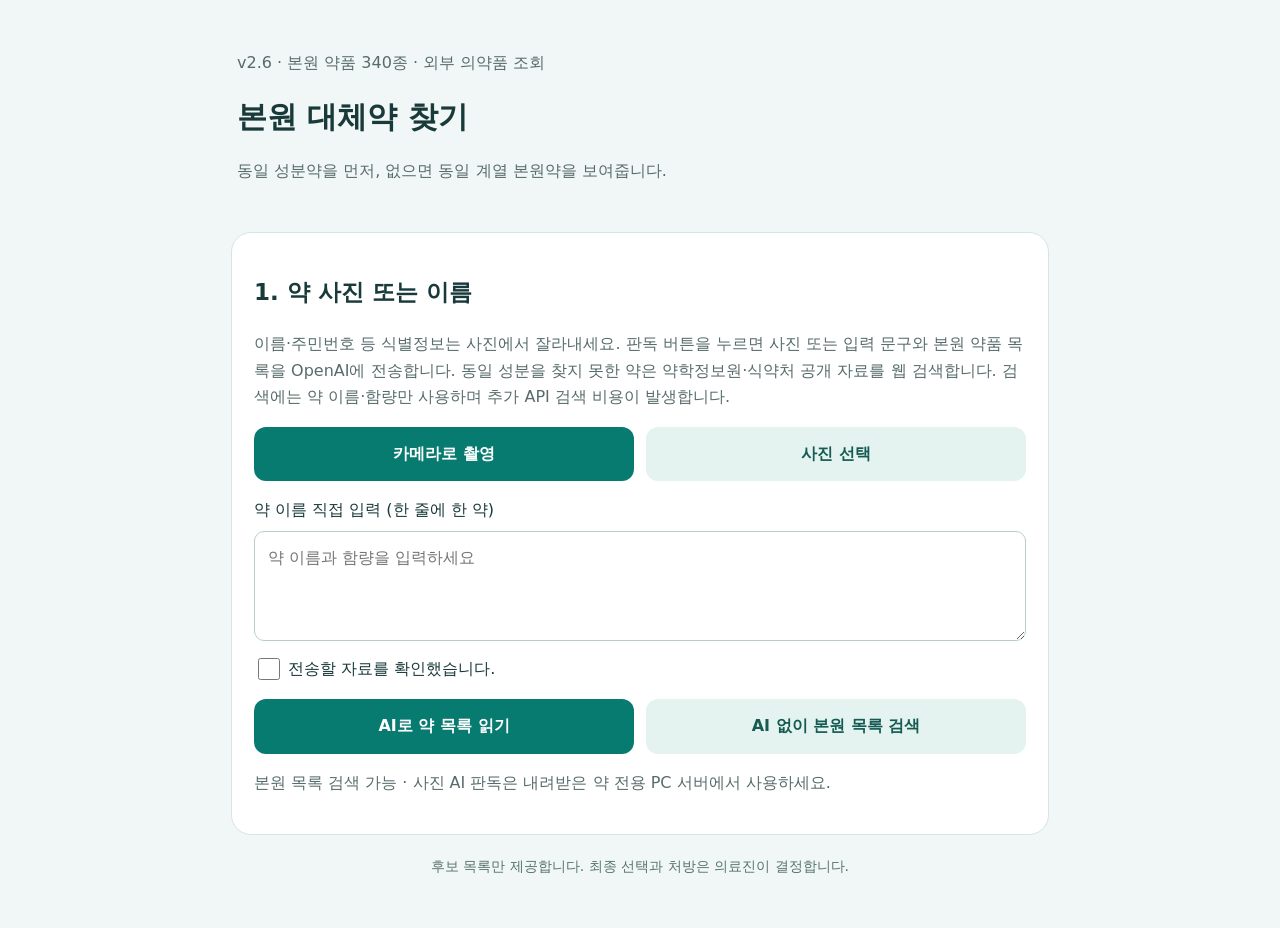
<file: index.html>
<!doctype html><html lang="ko"><head><meta charset="utf-8"><meta name="viewport" content="width=device-width,initial-scale=1"><meta name="session-token" content="__SESSION_TOKEN__"><title>본원 대체약 찾기</title><link rel="stylesheet" href="style.css"></head><body><main>
<header><p>v2.6 · 본원 약품 340종 · 외부 의약품 조회</p><h1>본원 대체약 찾기</h1><p>동일 성분약을 먼저, 없으면 동일 계열 본원약을 보여줍니다.</p></header>
<section><h2>1. 약 사진 또는 이름</h2><p>이름·주민번호 등 식별정보는 사진에서 잘라내세요. 판독 버튼을 누르면 사진 또는 입력 문구와 본원 약품 목록을 OpenAI에 전송합니다. 동일 성분을 찾지 못한 약은 약학정보원·식약처 공개 자료를 웹 검색합니다. 검색에는 약 이름·함량만 사용하며 추가 API 검색 비용이 발생합니다.</p>
<div class="buttons"><label class="button">카메라로 촬영<input id="camera" type="file" accept="image/*" capture="environment" hidden></label><label class="button secondary">사진 선택<input id="album" type="file" accept="image/*" hidden></label></div>
<img id="preview" hidden alt="전송할 약 사진"><button id="clearPhoto" hidden class="secondary">사진 지우기</button>
<label for="input">약 이름 직접 입력 (한 줄에 한 약)</label><textarea id="input" placeholder="약 이름과 함량을 입력하세요"></textarea>
<label><input type="checkbox" id="consent"> 전송할 자료를 확인했습니다.</label>
<div class="buttons"><button id="read">AI로 약 목록 읽기</button><button id="manual" class="secondary">AI 없이 본원 목록 검색</button></div><p id="status" role="status" aria-live="polite"></p></section>
<section id="verify" hidden><h2>2. 판독 확인</h2><p>읽힌 이름·성분·계열을 확인하고 필요한 부분만 고쳐주세요.</p><div id="rows"></div><button id="add" class="secondary">+ 약 추가</button><button id="match">수정 내용으로 목록 갱신</button></section>
<section id="search" hidden><h2>본원 목록 검색</h2><p>약 이름·성분 또는 PPI, 진통제 같은 계열로 검색하세요.</p><input id="query" placeholder="약 이름·성분·계열 검색 (예: PPI)"><div id="searchResults"></div></section>
<section id="results" hidden><h2>3. 본원 후보 목록</h2><p>동일 성분이 있으면 해당 약을, 없으면 같은 계열의 본원 약을 모두 표시합니다.</p><div id="resultList"></div><button id="reset" class="secondary">새 자료 입력</button></section>
<footer>후보 목록만 제공합니다. 최종 선택과 처방은 의료진이 결정합니다.</footer></main><script src="matcher.js"></script><script src="app.js"></script></body></html>
</file>
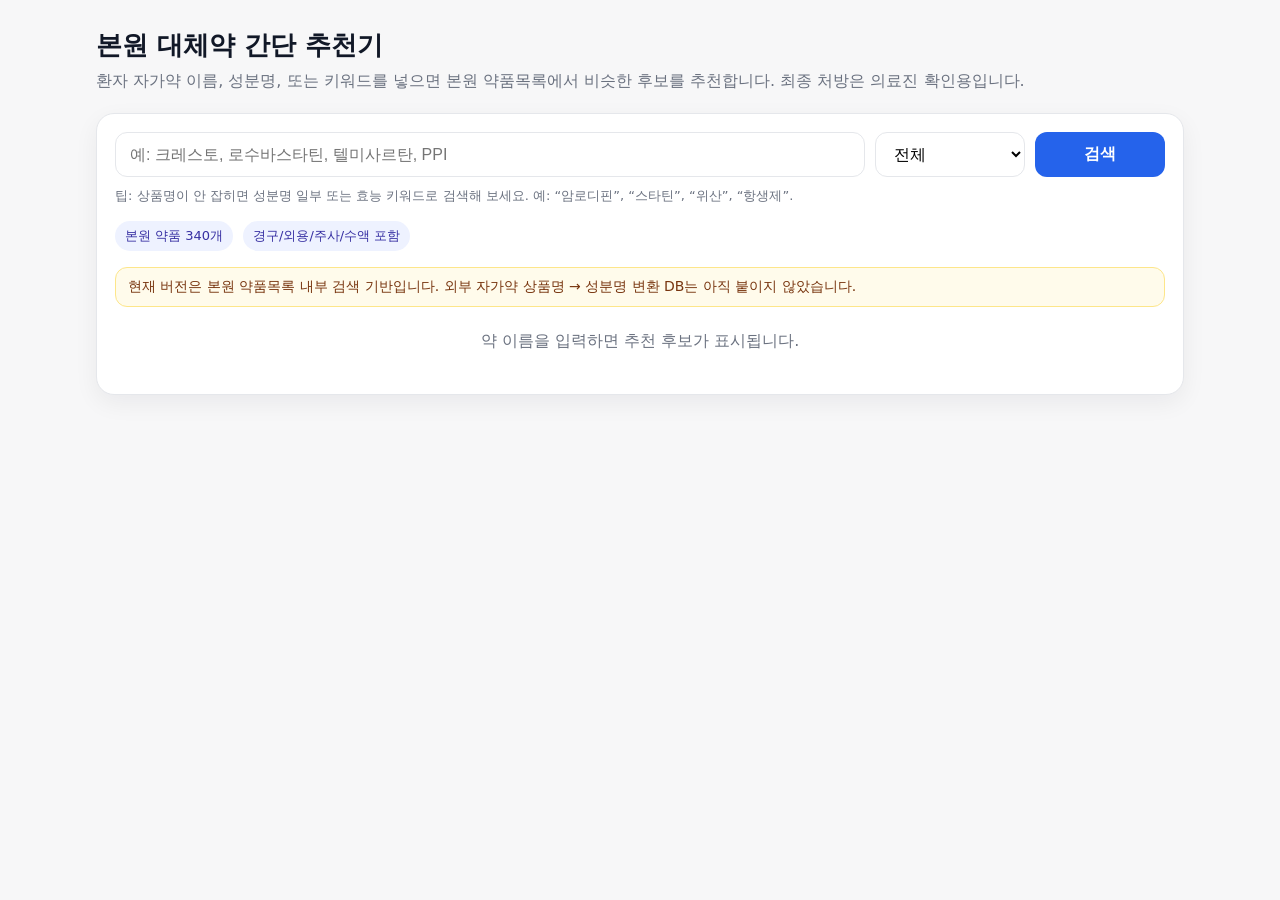
<file: hospital-drugs-source.html>
<!doctype html>
<html lang="ko">
<head>
<meta charset="utf-8" />
<meta name="viewport" content="width=device-width, initial-scale=1" />
<title>본원 대체약 간단 추천기</title>
<style>
  :root { --bg:#f7f7f8; --card:#ffffff; --ink:#111827; --muted:#6b7280; --line:#e5e7eb; --accent:#2563eb; --warn:#b45309; --ok:#047857; }
  * { box-sizing: border-box; }
  body { margin:0; font-family: system-ui, -apple-system, BlinkMacSystemFont, "Segoe UI", sans-serif; background:var(--bg); color:var(--ink); }
  .wrap { max-width: 1120px; margin: 28px auto; padding: 0 16px; }
  h1 { font-size: 26px; margin: 0 0 6px; }
  .sub { color:var(--muted); margin-bottom: 20px; line-height:1.5; }
  .card { background:var(--card); border:1px solid var(--line); border-radius:18px; padding:18px; box-shadow: 0 8px 24px rgba(15,23,42,.06); }
  .searchbar { display:grid; grid-template-columns: 1fr 150px 130px; gap:10px; }
  input, select, button { font-size:16px; border:1px solid var(--line); border-radius:12px; padding:12px 14px; background:#fff; }
  input:focus, select:focus { outline:2px solid rgba(37,99,235,.18); border-color:var(--accent); }
  button { background:var(--accent); color:white; border:0; cursor:pointer; font-weight:700; }
  button:hover { filter: brightness(.96); }
  .hint { color:var(--muted); font-size:13px; margin-top:10px; }
  .stats { display:flex; gap:10px; flex-wrap:wrap; margin: 16px 0; }
  .pill { background:#eef2ff; color:#3730a3; border-radius:999px; padding:6px 10px; font-size:13px; }
  .notice { margin-top:12px; padding:10px 12px; border-radius:12px; background:#fffbeb; color:#78350f; border:1px solid #fde68a; font-size:14px; }
  table { width:100%; border-collapse:separate; border-spacing:0; margin-top:16px; overflow:hidden; border-radius:14px; border:1px solid var(--line); }
  th, td { padding:10px 12px; border-bottom:1px solid var(--line); vertical-align:top; text-align:left; font-size:14px; }
  th { background:#f3f4f6; font-weight:800; white-space:nowrap; }
  tr:last-child td { border-bottom:0; }
  .name { font-weight:800; }
  .small { color:var(--muted); font-size:12px; line-height:1.45; }
  .score { font-weight:800; color:var(--ok); }
  .badge { display:inline-block; padding:3px 7px; border-radius:999px; background:#ecfdf5; color:#065f46; font-size:12px; margin-top:4px; }
  .badge.warn { background:#fff7ed; color:#9a3412; }
  .empty { padding:24px; text-align:center; color:var(--muted); }
  mark { background:#fef3c7; padding:0 2px; border-radius:3px; }
  @media (max-width: 760px) { .searchbar { grid-template-columns: 1fr; } table { display:block; overflow-x:auto; } }
</style>
</head>
<body>
  <div class="wrap">
    <h1>본원 대체약 간단 추천기</h1>
    <div class="sub">환자 자가약 이름, 성분명, 또는 키워드를 넣으면 본원 약품목록에서 비슷한 후보를 추천합니다. 최종 처방은 의료진 확인용입니다.</div>
    <div class="card">
      <div class="searchbar">
        <input id="q" placeholder="예: 크레스토, 로수바스타틴, 텔미사르탄, PPI" autocomplete="off" />
        <select id="route">
          <option value="all">전체</option>
          <option value="경구약품">경구약품</option>
          <option value="외용">외용</option>
          <option value="주사">주사</option>
          <option value="수액">수액</option>
        </select>
        <button id="btn">검색</button>
      </div>
      <div class="hint">팁: 상품명이 안 잡히면 성분명 일부 또는 효능 키워드로 검색해 보세요. 예: “암로디핀”, “스타틴”, “위산”, “항생제”.</div>
      <div class="stats" id="stats"></div>
      <div class="notice">현재 버전은 본원 약품목록 내부 검색 기반입니다. 외부 자가약 상품명 → 성분명 변환 DB는 아직 붙이지 않았습니다.</div>
      <div id="out"></div>
    </div>
  </div>
<script>
const DRUGS = [{"sheet": "경구약품", "category": "1. 소화기", "subcategory": "1-1", "code": "696300130", "name": "란스톤LFDT 30(란소프라졸 30㎎/정)", "ingredient": "란소프라졸 30㎎/정", "strength": "30㎎", "efficacy": "위산분비억제제(PPI)", "company": "한국다케다제약", "similarSound": "", "similarShape": "", "doseCaution": ""}, {"sheet": "경구약품", "category": "1. 소화기", "subcategory": "위산분비억제", "code": "644913780", "name": "에소메칸정20㎎(에스오메프라졸마그네슘이수화물)(21.69mg/1정)", "ingredient": "에스오메프라졸마그네슘이수화물 / 21.69mg/1정", "strength": "20㎎ / 21.69mg", "efficacy": "위산분비억제제(PPI)", "company": "제이더블유중외제약", "similarSound": "", "similarShape": "", "doseCaution": ""}, {"sheet": "경구약품", "category": "1. 소화기", "subcategory": "위산분비억제", "code": "665001280", "name": "토프라졸정20㎎(판토프라졸나트륨세스키히드레이트)", "ingredient": "판토프라졸나트륨세스키히드레이트", "strength": "20㎎", "efficacy": "위산분비억제제(PPI)", "company": "경보제약", "similarSound": "", "similarShape": "", "doseCaution": ""}, {"sheet": "경구약품", "category": "1. 소화기", "subcategory": "위산분비억제", "code": "698500200", "name": "시메티딘정", "ingredient": "", "strength": "", "efficacy": "소화성궤양용제", "company": "트라젠이텍스제약", "similarSound": "", "similarShape": "", "doseCaution": ""}, {"sheet": "경구약품", "category": "1. 소화기", "subcategory": "위산분비억제", "code": "656700490", "name": "파모티딘 20㎎", "ingredient": "", "strength": "20㎎", "efficacy": "위산억제,H2수용체길항제", "company": "넬슨제약", "similarSound": "", "similarShape": "무코피드", "doseCaution": ""}, {"sheet": "경구약품", "category": "1. 소화기", "subcategory": "1-2", "code": "643306501", "name": "알긴엔액(알긴산나트륨)(1g/20mL)(혼합과일향)", "ingredient": "알긴산나트륨 / 1g/20mL / 혼합과일향", "strength": "1g / 20mL", "efficacy": "점막보호제", "company": "종근당", "similarSound": "", "similarShape": "", "doseCaution": ""}, {"sheet": "경구약품", "category": "1. 소화기", "subcategory": "위점막보호", "code": "648500840", "name": "무코피드정(레바미피드)_(0.1g/1정)", "ingredient": "레바미피드 / 0.1g/1정", "strength": "0.1g", "efficacy": "점막보호제", "company": "신풍제약", "similarSound": "", "similarShape": "", "doseCaution": ""}, {"sheet": "경구약품", "category": "1. 소화기", "subcategory": "위점막보호", "code": "642502290", "name": "스티렌정(애엽95%에탄올연조엑스 60㎎)", "ingredient": "애엽95%에탄올연조엑스 60㎎", "strength": "95% / 60㎎", "efficacy": "위장보호제", "company": "동아에스티", "similarSound": "", "similarShape": "진맥톤", "doseCaution": ""}, {"sheet": "경구약품", "category": "1. 소화기", "subcategory": "1-3", "code": "647300350", "name": "모사피아정(모사프리드시트르산염수화물 5.29㎎)", "ingredient": "모사프리드시트르산염수화물 5.29㎎", "strength": "5.29㎎", "efficacy": "위장운동촉진", "company": "에이치엘비제약", "similarSound": "", "similarShape": "스틸녹스,세리텍", "doseCaution": ""}, {"sheet": "경구약품", "category": "1. 소화기", "subcategory": "위장운동촉진", "code": "642506570", "name": "모티리톤정 30㎎", "ingredient": "", "strength": "30㎎", "efficacy": "위장운동조절", "company": "동아에스티", "similarSound": "", "similarShape": "", "doseCaution": ""}, {"sheet": "경구약품", "category": "1. 소화기", "subcategory": "1-4", "code": "642701320", "name": "맥페란정(메토클로프라미드 3.84㎎)", "ingredient": "메토클로프라미드 3.84㎎", "strength": "3.84㎎", "efficacy": "위장관운동조절, 진토제", "company": "동화약품", "similarSound": "", "similarShape": "라도바10", "doseCaution": ""}, {"sheet": "경구약품", "category": "1. 소화기", "subcategory": "위장운동조절\n진경작용", "code": "662500880", "name": "메부라틴정150㎎(트리메부틴말레산염)_(0.15g/1정)", "ingredient": "트리메부틴말레산염 / 0.15g/1정", "strength": "150㎎ / 0.15g", "efficacy": "위장관운동조절, 경련완화", "company": "넥스팜코리아", "similarSound": "", "similarShape": "", "doseCaution": ""}, {"sheet": "경구약품", "category": "1. 소화기", "subcategory": "위장운동조절\n진경작용", "code": "641701610", "name": "디세텔정(피나베륨브롬화물)_(50mg/1정)", "ingredient": "피나베륨브롬화물 / 50mg/1정", "strength": "50mg", "efficacy": "위장관경련완화, 과민성대장증후군", "company": "일양약품", "similarSound": "", "similarShape": "", "doseCaution": ""}, {"sheet": "경구약품", "category": "1. 소화기", "subcategory": "위장운동조절\n진경작용", "code": "652001010", "name": "부스코판당의정(브롬화부틸스코폴라민)_(10mg/1정)", "ingredient": "브롬화부틸스코폴라민 / 10mg/1정", "strength": "10mg", "efficacy": "진경제", "company": "사노피-아벤티스코리아", "similarSound": "", "similarShape": "", "doseCaution": ""}, {"sheet": "경구약품", "category": "1. 소화기", "subcategory": "위장운동조절\n진경작용", "code": "646202050", "name": "티로젠정(티로프라미드HCl 100㎎/정)", "ingredient": "티로프라미드HCl 100㎎/정", "strength": "100㎎", "efficacy": "진경제", "company": "뉴젠팜", "similarSound": "", "similarShape": "", "doseCaution": ""}, {"sheet": "경구약품", "category": "1. 소화기", "subcategory": "1-5", "code": "644900634", "name": "듀락칸시럽(락툴로오즈농축액)_(335g/500mL)-관장용 (없음)", "ingredient": "락툴로오즈농축액 / 335g/500mL / 없음", "strength": "335g / 500mL", "efficacy": "간성혼수", "company": "제이더블유중외제약", "similarSound": "", "similarShape": "", "doseCaution": ""}, {"sheet": "경구약품", "category": "1. 소화기", "subcategory": "변비", "code": "644913501", "name": "듀락칸-이지시럽(락툴로오즈농축액)_(10.05g/15mL)", "ingredient": "락툴로오즈농축액 / 10.05g/15mL", "strength": "10.05g / 15mL", "efficacy": "고삼투성 완하제", "company": "제이더블유중외제약", "similarSound": "", "similarShape": "", "doseCaution": ""}, {"sheet": "경구약품", "category": "1. 소화기", "subcategory": "변비", "code": "653700240", "name": "마그밀정(수산화마그네슘 500㎎)", "ingredient": "수산화마그네슘 500㎎", "strength": "500㎎", "efficacy": "변비, 제산제", "company": "삼남제약", "similarSound": "", "similarShape": "", "doseCaution": ""}, {"sheet": "경구약품", "category": "1. 소화기", "subcategory": "변비", "code": "659901440", "name": "모비졸로정1㎎(프루칼로프라이드숙신산염)", "ingredient": "프루칼로프라이드숙신산염", "strength": "1㎎", "efficacy": "변비", "company": "한국팜비오", "similarSound": "", "similarShape": "", "doseCaution": ""}, {"sheet": "경구약품", "category": "1. 소화기", "subcategory": "변비", "code": "662503330", "name": "솔콘정(폴리카르보필칼슘 625㎎)", "ingredient": "폴리카르보필칼슘 625㎎", "strength": "625㎎", "efficacy": "변비약", "company": "넥스팜코리아", "similarSound": "솝튼", "similarShape": "", "doseCaution": ""}, {"sheet": "경구약품", "category": "1. 소화기", "subcategory": "1-6", "code": "647200450", "name": "알마겐트정(알마게이트0.5g/T)", "ingredient": "알마게이트0.5g/T", "strength": "0.5g", "efficacy": "제산제", "company": "코러스", "similarSound": "", "similarShape": "", "doseCaution": ""}, {"sheet": "경구약품", "category": "1. 소화기", "subcategory": "제산제", "code": "644802781", "name": "파티겔현탁액(수출명:알마게인현탁액호메젤현탁액)", "ingredient": "수출명:알마게인현탁액호메젤현탁액", "strength": "", "efficacy": "제산제", "company": "태극제약", "similarSound": "", "similarShape": "", "doseCaution": ""}, {"sheet": "경구약품", "category": "1. 소화기", "subcategory": "1-7\n소화효소제", "code": "642502020", "name": "베스자임정", "ingredient": "", "strength": "", "efficacy": "소화효소제", "company": "동아제약", "similarSound": "", "similarShape": "", "doseCaution": ""}, {"sheet": "경구약품", "category": "1. 소화기", "subcategory": "1-8", "code": "653700440", "name": "로페라마이드캡슐(염산로페라미드 2㎎)", "ingredient": "염산로페라미드 2㎎", "strength": "2㎎", "efficacy": "지사제", "company": "삼남제약", "similarSound": "", "similarShape": "", "doseCaution": ""}, {"sheet": "경구약품", "category": "1. 소화기", "subcategory": "지사제", "code": "671803431", "name": "포타겔현탁액(디옥타헤드랄스멕타이트)_1포(3g/20mL)", "ingredient": "디옥타헤드랄스멕타이트 / 3g/20mL", "strength": "3g / 20mL", "efficacy": "지사제", "company": "대원제약", "similarSound": "", "similarShape": "", "doseCaution": ""}, {"sheet": "경구약품", "category": "1. 소화기", "subcategory": "1-9", "code": "698503550", "name": "바실리포미스캡슐(바실루스리케니포르미스균　250mg)", "ingredient": "바실루스리케니포르미스균　250mg", "strength": "250mg", "efficacy": "정장제", "company": "트라젠이텍스제약", "similarSound": "", "similarShape": "", "doseCaution": ""}, {"sheet": "경구약품", "category": "1. 소화기", "subcategory": "정장제", "code": "625500610", "name": "벤투룩스캡슐30mg(90C)", "ingredient": "90C", "strength": "30mg", "efficacy": "정장제", "company": "텔콘알에프제약", "similarSound": "", "similarShape": "", "doseCaution": ""}, {"sheet": "경구약품", "category": "1. 소화기", "subcategory": "1-10", "code": "655500250", "name": "에멘드캡슐125㎎  (없음)", "ingredient": "없음", "strength": "125㎎", "efficacy": "최토제,진토제", "company": "한국엠에스디", "similarSound": "", "similarShape": "", "doseCaution": ""}, {"sheet": "경구약품", "category": "1. 소화기", "subcategory": "구토억제제", "code": "655500240", "name": "에멘드캡슐80㎎  (없음)", "ingredient": "없음", "strength": "80㎎", "efficacy": "최토제,진토제", "company": "한국엠에스디", "similarSound": "", "similarShape": "", "doseCaution": ""}, {"sheet": "경구약품", "category": "1. 소화기", "subcategory": "구토억제제", "code": "641903100", "name": "온세트론정", "ingredient": "", "strength": "", "efficacy": "구역과 구토예방", "company": "보령제약", "similarSound": "", "similarShape": "", "doseCaution": ""}, {"sheet": "경구약품", "category": "2.심혈관", "subcategory": "2-1", "code": "641806960", "name": "네비레트엠정2.5㎎(네비보롤염산염)", "ingredient": "네비보롤염산염", "strength": "2.5㎎", "efficacy": "혈압강하제,β차단제,고혈압,심부전", "company": "광동제약", "similarSound": "", "similarShape": "", "doseCaution": ""}, {"sheet": "경구약품", "category": "2.심혈관", "subcategory": "혈압약", "code": "648503120", "name": "카베날정25mg(카르베딜롤)", "ingredient": "카르베딜롤", "strength": "25mg", "efficacy": "혈압,알파베타차단제", "company": "신풍제약", "similarSound": "", "similarShape": "", "doseCaution": ""}, {"sheet": "경구약품", "category": "2.심혈관", "subcategory": "혈압약", "code": "648503110", "name": "카베날정12.5mg(카르베딜롤)_(12.5mg/1정)", "ingredient": "카르베딜롤 / 12.5mg/1정", "strength": "12.5mg / 12.5mg", "efficacy": "α,β차단, 혈관확장, 심박감소", "company": "신풍제약", "similarSound": "", "similarShape": "", "doseCaution": ""}, {"sheet": "경구약품", "category": "2.심혈관", "subcategory": "혈압약", "code": "643300370", "name": "딜라트렌정6.25mg(카르베딜롤)_(6.25mg/1정)", "ingredient": "카르베딜롤 / 6.25mg/1정", "strength": "6.25mg / 6.25mg", "efficacy": "α,β차단, 혈관확장, 심박감소", "company": "종근당", "similarSound": "", "similarShape": "", "doseCaution": ""}, {"sheet": "경구약품", "category": "2.심혈관", "subcategory": "혈압약", "code": "642001290", "name": "미녹시딜5㎎(미녹시딜)", "ingredient": "미녹시딜", "strength": "5㎎", "efficacy": "혈관확장고혈압", "company": "현대약품", "similarSound": "", "similarShape": "", "doseCaution": ""}, {"sheet": "경구약품", "category": "2.심혈관", "subcategory": "혈압약", "code": "655601800", "name": "인데놀정40㎎(염산프로프라놀롤)", "ingredient": "염산프로프라놀롤", "strength": "40㎎", "efficacy": "혈압, 베타차단제", "company": "동광제약", "similarSound": "", "similarShape": "", "doseCaution": ""}, {"sheet": "경구약품", "category": "2.심혈관", "subcategory": "혈압약", "code": "661700390", "name": "콩코르정2.5㎎(비소프롤롤푸마르산염)_(2.5mg/1정)", "ingredient": "비소프롤롤푸마르산염 / 2.5mg/1정", "strength": "2.5㎎ / 2.5mg", "efficacy": "혈압,β1차단제, 고혈압,협심증,심부전", "company": "머크", "similarSound": "", "similarShape": "", "doseCaution": ""}, {"sheet": "경구약품", "category": "2.심혈관", "subcategory": "혈압약", "code": "661700400", "name": "콩코르정5㎎(비소프롤롤푸마르산염)_(5mg/1정)", "ingredient": "비소프롤롤푸마르산염 / 5mg/1정", "strength": "5㎎ / 5mg", "efficacy": "혈압,β1차단제, 고혈압,협심증,심부전", "company": "머크", "similarSound": "", "similarShape": "", "doseCaution": ""}, {"sheet": "경구약품", "category": "2.심혈관", "subcategory": "혈압약", "code": "641100210", "name": "아달라트오로스정3040㎎(니페디핀)_(30mg/1정)", "ingredient": "니페디핀 / 30mg/1정", "strength": "3040㎎ / 30mg", "efficacy": "칼슘채널차단제, 혈관확장, 협심증", "company": "에리슨제약", "similarSound": "", "similarShape": "", "doseCaution": ""}, {"sheet": "경구약품", "category": "2.심혈관", "subcategory": "혈압약", "code": "645304050", "name": "로디엔정5mg(에스암로디핀니코틴산염)_(6.506mg/1정)", "ingredient": "에스암로디핀니코틴산염 / 6.506mg/1정", "strength": "5mg / 6.506mg", "efficacy": "칼슘채널차단제, 고혈압", "company": "한림제약", "similarSound": "", "similarShape": "", "doseCaution": ""}, {"sheet": "경구약품", "category": "2.심혈관", "subcategory": "혈압약", "code": "680900110", "name": "세비카에이치씨티정5/20/12.5㎎", "ingredient": "", "strength": "12.5㎎", "efficacy": "혈압강하제(암로디핀/올메사탄/히드로클로로티아지드복합체)", "company": "한국다이이찌산쿄㈜", "similarSound": "", "similarShape": "", "doseCaution": ""}, {"sheet": "경구약품", "category": "2.심혈관", "subcategory": "혈압약", "code": "645902260", "name": "암로스크정(암로디핀말레산염 5㎎)", "ingredient": "암로디핀말레산염 5㎎", "strength": "5㎎", "efficacy": "혈압,칼슘채널차단제", "company": "동광제약", "similarSound": "", "similarShape": "", "doseCaution": ""}, {"sheet": "경구약품", "category": "2.심혈관", "subcategory": "혈압약", "code": "640003910", "name": "헤르벤서방정90㎎(딜티아젬염산염)", "ingredient": "딜티아젬염산염", "strength": "90㎎", "efficacy": "혈압,심장,칼슘채널차단,고혈압,협심증", "company": "씨제이헬스케어", "similarSound": "", "similarShape": "", "doseCaution": ""}, {"sheet": "경구약품", "category": "2.심혈관", "subcategory": "혈압약", "code": "642802790", "name": "오로텐션정5/20밀리그램(암로디핀+올메사르탄)", "ingredient": "암로디핀+올메사르탄", "strength": "", "efficacy": "베타차단제+안지오텐신수용체길항제", "company": "고려제약", "similarSound": "", "similarShape": "", "doseCaution": ""}, {"sheet": "경구약품", "category": "2.심혈관", "subcategory": "2-1", "code": "698502100", "name": "올메사탄정20㎎(올메사탄메독소밀)-이텍스", "ingredient": "올메사탄메독소밀", "strength": "20㎎", "efficacy": "안지오텐신Ⅱ수용체길항제", "company": "테라젠이텍스", "similarSound": "", "similarShape": "", "doseCaution": ""}, {"sheet": "경구약품", "category": "2.심혈관", "subcategory": "혈압약", "code": "642403160", "name": "칸살탄정8㎎(칸데사르탄실렉세틸)", "ingredient": "칸데사르탄실렉세틸", "strength": "8㎎", "efficacy": "안지오텐신Ⅱ수용체길항제", "company": "영진약품공업", "similarSound": "", "similarShape": "", "doseCaution": ""}, {"sheet": "경구약품", "category": "2.심혈관", "subcategory": "혈압약", "code": "642403170", "name": "칸살탄정16㎎(칸데사르탄실렉세틸)", "ingredient": "칸데사르탄실렉세틸", "strength": "16㎎", "efficacy": "안지오텐신Ⅱ수용체길항제", "company": "영진약품공업", "similarSound": "", "similarShape": "", "doseCaution": ""}, {"sheet": "경구약품", "category": "2.심혈관", "subcategory": "혈압약", "code": "641704100", "name": "텔미사탄정40㎎ (텔미사르탄)", "ingredient": "텔미사르탄", "strength": "40㎎", "efficacy": "안지오텐신Ⅱ수용체길항제", "company": "일양약품", "similarSound": "", "similarShape": "", "doseCaution": ""}, {"sheet": "경구약품", "category": "2.심혈관", "subcategory": "혈압약", "code": "641704110", "name": "텔미사탄정80㎎ (텔미사르탄)", "ingredient": "텔미사르탄", "strength": "80㎎", "efficacy": "안지오텐신Ⅱ수용체길항제", "company": "일양약품", "similarSound": "", "similarShape": "", "doseCaution": ""}, {"sheet": "경구약품", "category": "2.심혈관", "subcategory": "혈압약", "code": "660700970", "name": "에날정(에날라프릴말레산염)_(10mg/1정)", "ingredient": "에날라프릴말레산염 / 10mg/1정", "strength": "10mg", "efficacy": "안지오텐신전환효소억제제", "company": "위더스제약", "similarSound": "", "similarShape": "", "doseCaution": ""}, {"sheet": "경구약품", "category": "2.심혈관", "subcategory": "2-2", "code": "641702750", "name": "후릭스정(푸로세미드 40㎎/T)", "ingredient": "푸로세미드 40㎎/T", "strength": "40㎎", "efficacy": "이뇨제", "company": "일양약품", "similarSound": "", "similarShape": "", "doseCaution": ""}, {"sheet": "경구약품", "category": "2.심혈관", "subcategory": "이뇨제", "code": "642100160", "name": "다이크로짇정(히드로클로로티아지드 25㎎/T)", "ingredient": "히드로클로로티아지드 25㎎/T", "strength": "25㎎", "efficacy": "이뇨제", "company": "유한양행", "similarSound": "", "similarShape": "", "doseCaution": ""}, {"sheet": "경구약품", "category": "2.심혈관", "subcategory": "이뇨제", "code": "648900610", "name": "스피로닥톤정25㎎(스피로노락톤)_(25mg/1정)", "ingredient": "스피로노락톤 / 25mg/1정", "strength": "25㎎ / 25mg", "efficacy": "이뇨제", "company": "구주제약", "similarSound": "", "similarShape": "", "doseCaution": ""}, {"sheet": "경구약품", "category": "2.심혈관", "subcategory": "2-3", "code": "640000090", "name": "디고신정(디곡신 0.25mg)", "ingredient": "디곡신 0.25mg", "strength": "0.25mg", "efficacy": "강심제", "company": "씨제이헬스케어", "similarSound": "", "similarShape": "", "doseCaution": ""}, {"sheet": "경구약품", "category": "2.심혈관", "subcategory": "심장약", "code": "676300090", "name": "바스티난정(트리메타지딘염산염 20mg)", "ingredient": "트리메타지딘염산염 20mg", "strength": "20mg", "efficacy": "협심증", "company": "한국세르비에", "similarSound": "", "similarShape": "", "doseCaution": ""}, {"sheet": "경구약품", "category": "2.심혈관", "subcategory": "심장약", "code": "644902890", "name": "시그마트정5㎎(니코란딜)-중외", "ingredient": "니코란딜", "strength": "5㎎", "efficacy": "관상동맥확장, 협심증", "company": "제이더블유중외제약", "similarSound": "", "similarShape": "", "doseCaution": ""}, {"sheet": "경구약품", "category": "2.심혈관", "subcategory": "심장약", "code": "670600920", "name": "엔지비드서방정40㎎(이소소르비드이질산염)_(40mg/1정)", "ingredient": "이소소르비드이질산염 / 40mg/1정", "strength": "40㎎ / 40mg", "efficacy": "혈관확장,협심증", "company": "코오롱제약", "similarSound": "", "similarShape": "", "doseCaution": ""}, {"sheet": "경구약품", "category": "2.심혈관", "subcategory": "심장약", "code": "655401560", "name": "이솦틴서방정240㎎(베라파밀염산염)_(240mg/1정)", "ingredient": "베라파밀염산염 / 240mg/1정", "strength": "240㎎ / 240mg", "efficacy": "혈관확장,협심증", "company": "일성아이에스", "similarSound": "", "similarShape": "", "doseCaution": ""}, {"sheet": "경구약품", "category": "2.심혈관", "subcategory": "심장약", "code": "644101040", "name": "탬보코정50㎎", "ingredient": "", "strength": "50㎎", "efficacy": "부정맥치료제(심실성부정빈맥)", "company": "제이더블유중외제약", "similarSound": "", "similarShape": "", "doseCaution": ""}, {"sheet": "경구약품", "category": "2.심혈관", "subcategory": "심장약", "code": "652101250", "name": "코다론정(아미오다론염산염)_(0.2g/1정)", "ingredient": "아미오다론염산염 / 0.2g/1정", "strength": "0.2g", "efficacy": "부정맥,K+유출차단", "company": "한독", "similarSound": "", "similarShape": "", "doseCaution": ""}, {"sheet": "경구약품", "category": "2.심혈관", "subcategory": "2-4", "code": "649800850", "name": "니트로글리세린0.6㎎", "ingredient": "", "strength": "0.6㎎", "efficacy": "혈관확장, 협심증", "company": "명문제약", "similarSound": "", "similarShape": "시그마트", "doseCaution": ""}, {"sheet": "경구약품", "category": "2.심혈관", "subcategory": "항혈소판", "code": "669902380", "name": "실타졸정(실로스타졸)_(50mg/1정)", "ingredient": "실로스타졸 / 50mg/1정", "strength": "50mg", "efficacy": "항혈소판", "company": "대한뉴팜", "similarSound": "", "similarShape": "", "doseCaution": ""}, {"sheet": "경구약품", "category": "2.심혈관", "subcategory": "항응고", "code": "670500540", "name": "아스트릭스캡슐100㎎(아스피린장용과립)-보령바이오", "ingredient": "아스피린장용과립", "strength": "100㎎", "efficacy": "항혈소판", "company": "보령바이오파마", "similarSound": "", "similarShape": "", "doseCaution": ""}, {"sheet": "경구약품", "category": "2.심혈관", "subcategory": "항응고", "code": "644003280", "name": "아스피린장용정-삼익 100mg", "ingredient": "", "strength": "100mg", "efficacy": "항혈소판", "company": "삼익제약", "similarSound": "", "similarShape": "", "doseCaution": ""}, {"sheet": "경구약품", "category": "2.심혈관", "subcategory": "항응고", "code": "642403240", "name": "오마프정(리마프로스트알파덱스)_(0.16667mg/1정)", "ingredient": "리마프로스트알파덱스 / 0.16667mg/1정", "strength": "0.16667mg", "efficacy": "항혈소판,말초순환장애개선", "company": "한올바이오파마", "similarSound": "", "similarShape": "", "doseCaution": ""}, {"sheet": "경구약품", "category": "2.심혈관", "subcategory": "항응고", "code": "645600390", "name": "와르파린나트륨정 2㎎-대화(없음)", "ingredient": "없음", "strength": "2㎎", "efficacy": "항응고제", "company": "대화제약", "similarSound": "", "similarShape": "", "doseCaution": ""}, {"sheet": "경구약품", "category": "2.심혈관", "subcategory": "항응고", "code": "642003170", "name": "클로피도그렐정(클로피도그렐황산수소염 75mg)-현대", "ingredient": "클로피도그렐황산수소염 75mg", "strength": "75mg", "efficacy": "항혈소판제", "company": "현대약품", "similarSound": "", "similarShape": "", "doseCaution": ""}, {"sheet": "경구약품", "category": "2.심혈관", "subcategory": "항응고", "code": "644500930", "name": "유크리드정 250-유유(티클로피딘HCl 250㎎)", "ingredient": "티클로피딘HCl 250㎎", "strength": "250㎎", "efficacy": "항혈소판제", "company": "유유제약", "similarSound": "", "similarShape": "", "doseCaution": ""}, {"sheet": "경구약품", "category": "2.심혈관", "subcategory": "항응고", "code": "658700520", "name": "엘리퀴스 2.5㎎ (아픽사만2.5㎎/정)", "ingredient": "아픽사만2.5㎎/정", "strength": "2.5㎎ / 2.5㎎", "efficacy": "항응고제, 혈액응고단백질Xa억제, 혈전생성방지", "company": "한국BMS", "similarSound": "", "similarShape": "", "doseCaution": ""}, {"sheet": "경구약품", "category": "2.심혈관", "subcategory": "항응고", "code": "647304050", "name": "자렐비정15밀리그램(리바록사반)_(15mg/1정)", "ingredient": "리바록사반 / 15mg/1정", "strength": "15mg", "efficacy": "항응고제, 혈액응고단백질Xa억제, 혈전생성방지", "company": "에이치엘비제약", "similarSound": "", "similarShape": "", "doseCaution": ""}, {"sheet": "경구약품", "category": "2.심혈관", "subcategory": "2-5", "code": "660702940", "name": "로수브이정5mg(로수바스타틴칼슘)_(5.2mg/1정)", "ingredient": "로수바스타틴칼슘 / 5.2mg/1정", "strength": "5mg / 5.2mg", "efficacy": "콜레스테롤 합성억제, HMG-CoA환원효소저해제,", "company": "위더스제약", "similarSound": "", "similarShape": "", "doseCaution": ""}, {"sheet": "경구약품", "category": "2.심혈관", "subcategory": "고지혈", "code": "647300180", "name": "라도바정10㎎(아토르바스타틴칼슘삼수화물)_(10.85mg/1정)", "ingredient": "아토르바스타틴칼슘삼수화물 / 10.85mg/1정", "strength": "10㎎ / 10.85mg", "efficacy": "콜레스테롤 합성억제, HMG-CoA환원효소저해제,", "company": "에이치엘비제약", "similarSound": "", "similarShape": "맥페란정", "doseCaution": ""}, {"sheet": "경구약품", "category": "2.심혈관", "subcategory": "고지혈", "code": "647303340", "name": "라도바정20㎎(아토르바스타틴칼슘삼수화물)_(21.69mg/1정)", "ingredient": "아토르바스타틴칼슘삼수화물 / 21.69mg/1정", "strength": "20㎎ / 21.69mg", "efficacy": "콜레스테롤 합성억제, HMG-CoA환원효소저해제,", "company": "에이치엘비제약", "similarSound": "", "similarShape": "", "doseCaution": ""}, {"sheet": "경구약품", "category": "2.심혈관", "subcategory": "고지혈", "code": "647304190", "name": "라도바정40㎎(아토르바스타틴칼슘삼수화물)_(43.4mg/1정)", "ingredient": "아토르바스타틴칼슘삼수화물 / 43.4mg/1정", "strength": "40㎎ / 43.4mg", "efficacy": "콜레스테롤 합성억제, HMG-CoA환원효소저해제,", "company": "에이치엘비제약", "similarSound": "", "similarShape": "", "doseCaution": ""}, {"sheet": "경구약품", "category": "2.심혈관", "subcategory": "2-6\n저혈압", "code": "649801760", "name": "미드론정(염산미도드린 2.5mg)", "ingredient": "염산미도드린 2.5mg", "strength": "2.5mg", "efficacy": "혈관수축제, 저혈압", "company": "명문제약", "similarSound": "", "similarShape": "", "doseCaution": ""}, {"sheet": "경구약품", "category": "3.내분비", "subcategory": "3-1", "code": "653501390", "name": "트라젠타듀오정2.5/500㎎(리나글립틴2.5㎎/메트포르민500㎎)", "ingredient": "리나글립틴2.5㎎/메트포르민500㎎", "strength": "500㎎ / 2.5㎎ / 500㎎", "efficacy": "인슐린분비촉진,작용증강복합제", "company": "베링거인겔하임", "similarSound": "", "similarShape": "스타레탐", "doseCaution": ""}, {"sheet": "경구약품", "category": "3.내분비", "subcategory": "당뇨", "code": "699800700", "name": "글리메프정2㎎-제이에스", "ingredient": "", "strength": "2㎎", "efficacy": "Sulfonulurea계,인슐린분비촉진", "company": "삼익제약", "similarSound": "", "similarShape": "", "doseCaution": ""}, {"sheet": "경구약품", "category": "3.내분비", "subcategory": "당뇨", "code": "676300040", "name": "디아미크롱서방정30㎎", "ingredient": "", "strength": "30㎎", "efficacy": "Sulfonglurea계,인슐린분비촉진", "company": "한국세르비에", "similarSound": "다이크로짖", "similarShape": "", "doseCaution": ""}, {"sheet": "경구약품", "category": "3.내분비", "subcategory": "당뇨", "code": "653501380", "name": "트라젠타정(리나글립틴 5mg)", "ingredient": "리나글립틴 5mg", "strength": "5mg", "efficacy": "인슐린분비촉진", "company": "한국베링거인겔하임", "similarSound": "", "similarShape": "", "doseCaution": ""}, {"sheet": "경구약품", "category": "3.내분비", "subcategory": "당뇨", "code": "656000350", "name": "글루코다운정500㎎(염산메트포르민)", "ingredient": "염산메트포르민", "strength": "500㎎", "efficacy": "biguanide계,인슐린작용증강", "company": "동광제약", "similarSound": "글루타틴정", "similarShape": "", "doseCaution": ""}, {"sheet": "경구약품", "category": "3.내분비", "subcategory": "당뇨", "code": "656700050", "name": "팩토스정(피오글리타존 15㎎/정)", "ingredient": "피오글리타존 15㎎/정", "strength": "15㎎", "efficacy": "glitazone계,인슐린작용증강", "company": "한올바이오파마", "similarSound": "", "similarShape": "", "doseCaution": ""}, {"sheet": "경구약품", "category": "3.내분비", "subcategory": "3-2", "code": "656001460", "name": "옥타론HR정(티옥트산 600㎎/T)", "ingredient": "티옥트산 600㎎/T", "strength": "600㎎", "efficacy": "당뇨성신경염,신경세포손상방지", "company": "현대약품", "similarSound": "", "similarShape": "", "doseCaution": ""}, {"sheet": "경구약품", "category": "3.내분비", "subcategory": "3-3", "code": "664600700", "name": "씬지록신정50㎍(레보티록신나트륨수화물)", "ingredient": "레보티록신나트륨수화물", "strength": "50㎍", "efficacy": "갑상선호르몬제", "company": "다림바이오텍", "similarSound": "씬지로이드", "similarShape": "", "doseCaution": ""}, {"sheet": "경구약품", "category": "3.내분비", "subcategory": "갑상선", "code": "642201340", "name": "씬지로이드정0.1㎎(레보티록신나트륨수화물)", "ingredient": "레보티록신나트륨수화물", "strength": "0.1㎎", "efficacy": "갑상선호르몬제", "company": "부광약품", "similarSound": "씬지록신", "similarShape": "", "doseCaution": ""}, {"sheet": "경구약품", "category": "3.내분비", "subcategory": "갑상선", "code": "642200680", "name": "부광메티마졸정5㎎", "ingredient": "", "strength": "5㎎", "efficacy": "갑상선호르몬제", "company": "부광약품", "similarSound": "", "similarShape": "", "doseCaution": ""}, {"sheet": "경구약품", "category": "3.내분비", "subcategory": "갑상선", "code": "642201490", "name": "안티로이드정 50㎎(프로필티오우라실)", "ingredient": "프로필티오우라실", "strength": "50㎎", "efficacy": "갑상선,부갑상선호르몬제", "company": "부광약품", "similarSound": "", "similarShape": "", "doseCaution": ""}, {"sheet": "경구약품", "category": "4. 비뇨기", "subcategory": "4-1", "code": "643102120", "name": "카딜정2㎎_(2.43mg/1정)-위더스(없음)", "ingredient": "2.43mg/1정 / 없음", "strength": "2㎎ / 2.43mg", "efficacy": "α1 차단제, 배뇨장애, 고혈압", "company": "바이넥스제약", "similarSound": "", "similarShape": "", "doseCaution": ""}, {"sheet": "경구약품", "category": "4. 비뇨기", "subcategory": "방광,전립선", "code": "677200080", "name": "베시케어정10㎎(솔리페나신숙신산염)_(10mg/1정)", "ingredient": "솔리페나신숙신산염 / 10mg/1정", "strength": "10㎎ / 10mg", "efficacy": "방광평활근긴장완화,빈뇨, 절박뇨개선", "company": "한국아스텔라스제약", "similarSound": "", "similarShape": "", "doseCaution": ""}, {"sheet": "경구약품", "category": "4. 비뇨기", "subcategory": "방광,전립선", "code": "665502130", "name": "유니네콜정(염화베타네콜 25㎎)", "ingredient": "염화베타네콜 25㎎", "strength": "25㎎", "efficacy": "배뇨개선,방광수축력증가(부교감신경흥분)", "company": "한국유니온제약", "similarSound": "", "similarShape": "", "doseCaution": ""}, {"sheet": "경구약품", "category": "4. 비뇨기", "subcategory": "방광,전립선", "code": "649802640", "name": "유로나정(염산프로피베린 20㎎)", "ingredient": "염산프로피베린 20㎎", "strength": "20㎎", "efficacy": "빈뇨,절박뇨-방광평활근긴장완화", "company": "명문제약", "similarSound": "", "similarShape": "", "doseCaution": ""}, {"sheet": "경구약품", "category": "4. 비뇨기", "subcategory": "방광,전립선", "code": "645400470", "name": "비유피-4정(프로피베린염산염 10㎎)", "ingredient": "프로피베린염산염 10㎎", "strength": "10㎎", "efficacy": "빈뇨,절박뇨-방광평활근긴장완화", "company": "제일약품", "similarSound": "", "similarShape": "", "doseCaution": ""}, {"sheet": "경구약품", "category": "4. 비뇨기", "subcategory": "방광,전립선", "code": "657200760", "name": "탐스핀캡슐", "ingredient": "", "strength": "", "efficacy": "α1차단제, 전립선비대에 의한 배뇨장애", "company": "환인제약", "similarSound": "", "similarShape": "", "doseCaution": ""}, {"sheet": "경구약품", "category": "4. 비뇨기", "subcategory": "방광,전립선", "code": "665503540", "name": "비판티정2㎎(염산테라조신)", "ingredient": "염산테라조신", "strength": "2㎎", "efficacy": "α1차단제, 전립선비대에 의한 비뇨장애", "company": "신풍제약", "similarSound": "", "similarShape": "", "doseCaution": ""}, {"sheet": "경구약품", "category": "4. 비뇨기", "subcategory": "방광,전립선", "code": "644904360", "name": "피나스타정(피나스테리드)_(5mg/1정)", "ingredient": "피나스테리드 / 5mg/1정", "strength": "5mg", "efficacy": "전립선비대,전립선성장억제", "company": "중외제약", "similarSound": "비판텐", "similarShape": "", "doseCaution": ""}, {"sheet": "경구약품", "category": "4. 비뇨기", "subcategory": "방광,전립선", "code": "654001440", "name": "유로박솜캡슐60㎎", "ingredient": "", "strength": "60㎎", "efficacy": "재발성,만성요로감염", "company": "아주약품", "similarSound": "", "similarShape": "", "doseCaution": ""}, {"sheet": "경구약품", "category": "5.신장", "subcategory": "5-1", "code": "641907960", "name": "인세벨정(세벨라머탄산염)_(0.8g/1정)", "ingredient": "세벨라머탄산염 / 0.8g/1정", "strength": "0.8g", "efficacy": "인결합제", "company": "대원제약", "similarSound": "", "similarShape": "", "doseCaution": ""}, {"sheet": "경구약품", "category": "5.신장", "subcategory": "신부전용제", "code": "652600384", "name": "카리메트과립(폴리스티렌설폰산칼슘)_(5g/5g)", "ingredient": "폴리스티렌설폰산칼슘 / 5g/5g", "strength": "5g / 5g", "efficacy": "신부전,고칼륨혈증", "company": "알보젠코리아", "similarSound": "", "similarShape": "", "doseCaution": ""}, {"sheet": "경구약품", "category": "5.신장", "subcategory": "신부전용제", "code": "652600510", "name": "네프로정(아세트산칼슘)", "ingredient": "아세트산칼슘", "strength": "", "efficacy": "고인산혈증", "company": "알보젠코리아", "similarSound": "", "similarShape": "", "doseCaution": ""}, {"sheet": "경구약품", "category": "5.신장", "subcategory": "신부전용제", "code": "640002511", "name": "크레메진세립(구형흡착탄2g/포)", "ingredient": "구형흡착탄2g/포", "strength": "2g", "efficacy": "요독증,흡착제", "company": "씨제이헬스케어", "similarSound": "", "similarShape": "", "doseCaution": ""}, {"sheet": "경구약품", "category": "5.신장", "subcategory": "신부전용제", "code": "644802450", "name": "탄산칼슘정(침강탄산칼슘 500mg)", "ingredient": "침강탄산칼슘 500mg", "strength": "500mg", "efficacy": "인결합제", "company": "태극제약", "similarSound": "", "similarShape": "", "doseCaution": ""}, {"sheet": "경구약품", "category": "6.신경", "subcategory": "6-1", "code": "642003570", "name": "가바펜틴캡슐100㎎(가바펜틴)-현대", "ingredient": "가바펜틴", "strength": "100㎎", "efficacy": "GABA 작용증강약,신경통,항경련", "company": "현대약품", "similarSound": "", "similarShape": "", "doseCaution": ""}, {"sheet": "경구약품", "category": "6.신경", "subcategory": "신경통", "code": "642003590", "name": "가바펜틴캡슐(가바펜틴 300mg)-현대", "ingredient": "가바펜틴 300mg", "strength": "300mg", "efficacy": "GABA 작용증강약,신경통,항경련", "company": "현대약품", "similarSound": "", "similarShape": "", "doseCaution": ""}, {"sheet": "경구약품", "category": "6.신경", "subcategory": "6-1", "code": "653403060", "name": "둘세린캡슐30㎎(둘록세틴염산염)", "ingredient": "둘록세틴염산염", "strength": "30㎎", "efficacy": "신경통, 우울장애개선", "company": "동국제약", "similarSound": "", "similarShape": "", "doseCaution": ""}, {"sheet": "경구약품", "category": "6.신경", "subcategory": "신경통", "code": "653403050", "name": "둘세린캡슐60㎎(둘록세틴염산염)_(67.3mg/1캡슐)", "ingredient": "둘록세틴염산염 / 67.3mg/1캡슐", "strength": "60㎎ / 67.3mg", "efficacy": "신경통, 우울장애개선", "company": "동국제약", "similarSound": "", "similarShape": "", "doseCaution": ""}, {"sheet": "경구약품", "category": "6.신경", "subcategory": "신경통", "code": "653004950", "name": "리가린캡슐150mg(프레가발린)_(0.15g/1캡슐)", "ingredient": "프레가발린 / 0.15g/1캡슐", "strength": "150mg / 0.15g", "efficacy": "GABA 작용증강약,신경통", "company": "한국파마", "similarSound": "", "similarShape": "", "doseCaution": ""}, {"sheet": "경구약품", "category": "6.신경", "subcategory": "신경통", "code": "653004940", "name": "프레가린캡슐75mg(프레가발린)", "ingredient": "프레가발린", "strength": "75mg", "efficacy": "GABA 작용증강약,신경통", "company": "고려제약", "similarSound": "", "similarShape": "", "doseCaution": ""}, {"sheet": "경구약품", "category": "6.신경", "subcategory": "6-2", "code": "657202690", "name": "환인클로나제팜정(클로나제팜 5mg)", "ingredient": "클로나제팜 5mg", "strength": "5mg", "efficacy": "항전간제, 간질, 부분발작", "company": "환인제약", "similarSound": "", "similarShape": "", "doseCaution": ""}, {"sheet": "경구약품", "category": "6.신경", "subcategory": "경련", "code": "642003150", "name": "스타레탐정500㎎(레비티라세탐)_(0.5g/1정)", "ingredient": "레비티라세탐 / 0.5g/1정", "strength": "500㎎ / 0.5g", "efficacy": "항전간제", "company": "현대약품", "similarSound": "트라젠타듀오", "similarShape": "", "doseCaution": ""}, {"sheet": "경구약품", "category": "6.신경", "subcategory": "경련", "code": "657200310", "name": "바렙톨서방정300㎎(발프로산나트륨)_(0.3g/1정)", "ingredient": "발프로산나트륨 / 0.3g/1정", "strength": "300㎎ / 0.3g", "efficacy": "항전간제", "company": "환인제약", "similarSound": "", "similarShape": "", "doseCaution": ""}, {"sheet": "경구약품", "category": "6.신경", "subcategory": "경련", "code": "642201732", "name": "오르필시럽(발프로산나트륨)_(9g/150mL)(없음)", "ingredient": "발프로산나트륨 / 9g/150mL / 없음", "strength": "9g / 150mL", "efficacy": "항전간제", "company": "부광약품", "similarSound": "", "similarShape": "", "doseCaution": ""}, {"sheet": "경구약품", "category": "6.신경", "subcategory": "경련", "code": "646902380", "name": "토파맥스정25㎎ (토피라메이트)(없음)", "ingredient": "토피라메이트 / 없음", "strength": "25㎎", "efficacy": "항전간제", "company": "한국얀센", "similarSound": "", "similarShape": "", "doseCaution": ""}, {"sheet": "경구약품", "category": "6.신경", "subcategory": "6-3", "code": "651905020", "name": "명도파정 250(레보도파 200㎎/벤세라짓50㎎)", "ingredient": "레보도파 200㎎/벤세라짓50㎎", "strength": "200㎎ / 50㎎", "efficacy": "항파킨슨제", "company": "명인제약", "similarSound": "", "similarShape": "", "doseCaution": ""}, {"sheet": "경구약품", "category": "6.신경", "subcategory": "파킨슨", "code": "653500300", "name": "미라펙스정0.5㎎", "ingredient": "", "strength": "0.5㎎", "efficacy": "항파킨슨제", "company": "한국베링거인겔하임", "similarSound": "", "similarShape": "", "doseCaution": ""}, {"sheet": "경구약품", "category": "6.신경", "subcategory": "파킨슨", "code": "642103190", "name": "뉴큅정0.25㎎", "ingredient": "", "strength": "0.25㎎", "efficacy": "항파킨슨제", "company": "유한양행", "similarSound": "", "similarShape": "", "doseCaution": ""}, {"sheet": "경구약품", "category": "6.신경", "subcategory": "파킨슨", "code": "652606870", "name": "스타레보필름코팅정 50/12.5/200(레보도파/카르비도파/엔타카폰)", "ingredient": "레보도파/카르비도파/엔타카폰", "strength": "", "efficacy": "항파킨슨제", "company": "알보젠코리아", "similarSound": "훼로바유", "similarShape": "", "doseCaution": ""}, {"sheet": "경구약품", "category": "6.신경", "subcategory": "파킨슨", "code": "642800920", "name": "아만타정(황산아만타딘 100mg)(없음)", "ingredient": "황산아만타딘 100mg / 없음", "strength": "100mg", "efficacy": "항파킨슨제", "company": "고려제약", "similarSound": "", "similarShape": "", "doseCaution": ""}, {"sheet": "경구약품", "category": "6.신경", "subcategory": "파킨슨", "code": "651902260", "name": "퍼킨정25-100㎎(카르비도파수화물 25mg/레보도파 100mg)", "ingredient": "카르비도파수화물 25mg/레보도파 100mg", "strength": "100㎎ / 25mg / 100mg", "efficacy": "항파킨슨", "company": "명인제약", "similarSound": "", "similarShape": "", "doseCaution": ""}, {"sheet": "경구약품", "category": "6.신경", "subcategory": "6-4", "code": "657203340", "name": "알포세틴연질캡슐(콜린알포세레이트)_(0.4g/1캡슐)-에이치엘비", "ingredient": "콜린알포세레이트 / 0.4g/1캡슐", "strength": "0.4g", "efficacy": "뇌신경세포기능개선", "company": "환인제약", "similarSound": "", "similarShape": "", "doseCaution": ""}, {"sheet": "경구약품", "category": "6.신경", "subcategory": "뇌신경", "code": "642002750", "name": "하이페질정10㎎(도네페질염산염일수화물)", "ingredient": "도네페질염산염일수화물", "strength": "10㎎", "efficacy": "치매,항콜린에스테라제,뇌기능개선", "company": "현대약품", "similarSound": "", "similarShape": "", "doseCaution": ""}, {"sheet": "경구약품", "category": "6.신경", "subcategory": "뇌신경", "code": "642002760", "name": "하이페질정5㎎(도네페질염산염일수화물)", "ingredient": "도네페질염산염일수화물", "strength": "5㎎", "efficacy": "치매,항콜린에스테라제,뇌기능개선", "company": "현대약품", "similarSound": "", "similarShape": "", "doseCaution": ""}, {"sheet": "경구약품", "category": "6.신경", "subcategory": "뇌신경", "code": "684501580", "name": "메만사정(메만틴염산염)", "ingredient": "메만틴염산염", "strength": "", "efficacy": "알츠하이머병 치료제", "company": "화일약품", "similarSound": "", "similarShape": "", "doseCaution": ""}, {"sheet": "경구약품", "category": "7.신경정신", "subcategory": "7-1", "code": "647800740", "name": "디아제팜정2㎎-삼진", "ingredient": "", "strength": "2㎎", "efficacy": "Benzodiazepine계,항불안제", "company": "삼진제약", "similarSound": "", "similarShape": "", "doseCaution": ""}, {"sheet": "경구약품", "category": "7.신경정신", "subcategory": "신경안정", "code": "657200180", "name": "로라반정0.5밀리그람(로라제팜)", "ingredient": "로라제팜", "strength": "", "efficacy": "Benzodiazepine계,항불안제", "company": "한국파마", "similarSound": "", "similarShape": "", "doseCaution": ""}, {"sheet": "경구약품", "category": "7.신경정신", "subcategory": "신경안정", "code": "657200470", "name": "알프람정0.25㎎", "ingredient": "", "strength": "0.25㎎", "efficacy": "신경안정제,향정", "company": "환인제약", "similarSound": "알프라낙스", "similarShape": "", "doseCaution": ""}, {"sheet": "경구약품", "category": "7.신경정신", "subcategory": "신경안정", "code": "653001580", "name": "알프라낙스정0.5㎎", "ingredient": "", "strength": "0.5㎎", "efficacy": "신경안정제,향정", "company": "한국파마", "similarSound": "", "similarShape": "", "doseCaution": ""}, {"sheet": "경구약품", "category": "7.신경정신", "subcategory": "7-2", "code": "655400770", "name": "센시발정10㎎(염산노르트립틸린)(없음)", "ingredient": "염산노르트립틸린 / 없음", "strength": "10㎎", "efficacy": "항우울", "company": "일성신약", "similarSound": "", "similarShape": "", "doseCaution": ""}, {"sheet": "경구약품", "category": "7.신경정신", "subcategory": "항우울", "code": "668100680", "name": "사로프람정10㎎(에스시탈로프람옥살산염)-산토스", "ingredient": "에스시탈로프람옥살산염", "strength": "10㎎", "efficacy": "항우울,SSRI", "company": "한국파마", "similarSound": "", "similarShape": "", "doseCaution": ""}, {"sheet": "경구약품", "category": "7.신경정신", "subcategory": "항우울", "code": "640004900", "name": "에이자트씨알정12.5㎎(파록세틴)", "ingredient": "파록세틴", "strength": "12.5㎎", "efficacy": "항우울", "company": "씨제이헬스케어", "similarSound": "", "similarShape": "", "doseCaution": ""}, {"sheet": "경구약품", "category": "7.신경정신", "subcategory": "항우울", "code": "643702360", "name": "트리티코정25㎎(염산트라조돈)", "ingredient": "염산트라조돈", "strength": "25㎎", "efficacy": "항우울", "company": "국제약품공업", "similarSound": "트라젠타,트라세타", "similarShape": "", "doseCaution": ""}, {"sheet": "경구약품", "category": "7.신경정신", "subcategory": "항우울", "code": "657201050", "name": "이미프라민정", "ingredient": "", "strength": "", "efficacy": "우울증,유뇨증", "company": "환인제약", "similarSound": "", "similarShape": "", "doseCaution": ""}, {"sheet": "경구약품", "category": "7.신경정신", "subcategory": "항우울", "code": "657200500", "name": "에나폰정10㎎(염산아미트리프틸린)", "ingredient": "염산아미트리프틸린", "strength": "10㎎", "efficacy": "항우울", "company": "환인제약", "similarSound": "", "similarShape": "", "doseCaution": ""}, {"sheet": "경구약품", "category": "7.신경정신", "subcategory": "항불안", "code": "643300320", "name": "데파스정(에티졸람 1mg)", "ingredient": "에티졸람 1mg", "strength": "1mg", "efficacy": "항불안", "company": "종근당", "similarSound": "", "similarShape": "", "doseCaution": ""}, {"sheet": "경구약품", "category": "7.신경정신", "subcategory": "7-3", "code": "700804", "name": "서카딘서방정2㎎(멜라토닌2㎎)", "ingredient": "멜라토닌2㎎", "strength": "2㎎ / 2㎎", "efficacy": "불안,긴장,불면완화", "company": "건일제약", "similarSound": "", "similarShape": "", "doseCaution": ""}, {"sheet": "경구약품", "category": "7.신경정신", "subcategory": "수면", "code": "652100640", "name": "스틸녹스정10㎎(졸피뎀타르타르산염)_(10mg/1정)", "ingredient": "졸피뎀타르타르산염 / 10mg/1정", "strength": "10㎎ / 10mg", "efficacy": "수면제,향정", "company": "한독", "similarSound": "세리텍,모사피아", "similarShape": "", "doseCaution": ""}, {"sheet": "경구약품", "category": "7.신경정신", "subcategory": "수면", "code": "651901780", "name": "졸민정0.25㎎", "ingredient": "", "strength": "0.25㎎", "efficacy": "수면제,향정", "company": "명인제약", "similarSound": "", "similarShape": "", "doseCaution": ""}, {"sheet": "경구약품", "category": "7.신경정신", "subcategory": "수면", "code": "651904420", "name": "명세핀정3㎎", "ingredient": "", "strength": "3㎎", "efficacy": "수면제", "company": "명인제약", "similarSound": "", "similarShape": "", "doseCaution": ""}, {"sheet": "경구약품", "category": "7.신경정신", "subcategory": "7-4", "code": "657200230", "name": "리페리돈정1㎎(리스페리돈)", "ingredient": "리스페리돈", "strength": "1㎎", "efficacy": "항조증", "company": "환인제약", "similarSound": "", "similarShape": "", "doseCaution": ""}, {"sheet": "경구약품", "category": "7.신경정신", "subcategory": "정신용제", "code": "657200220", "name": "리페리돈정0.5㎎(리스페리돈)", "ingredient": "리스페리돈", "strength": "0.5㎎", "efficacy": "항조증", "company": "환인제약", "similarSound": "", "similarShape": "", "doseCaution": ""}, {"sheet": "경구약품", "category": "7.신경정신", "subcategory": "정신용제", "code": "651901980", "name": "큐로켈정100㎎(푸마르산쿠에티아핀)", "ingredient": "푸마르산쿠에티아핀", "strength": "100㎎", "efficacy": "환각,망상개선,흥분억제", "company": "명인제약", "similarSound": "", "similarShape": "", "doseCaution": ""}, {"sheet": "경구약품", "category": "7.신경정신", "subcategory": "정신용제", "code": "651903270", "name": "큐로켈정25㎎(쿠에티아핀푸마르산염)", "ingredient": "쿠에티아핀푸마르산염", "strength": "25㎎", "efficacy": "환각,망상개선,흥분억제", "company": "명인제약", "similarSound": "", "similarShape": "", "doseCaution": ""}, {"sheet": "경구약품", "category": "8.간장", "subcategory": "8-1", "code": "693900080", "name": "고덱스캡슐(오로트산카르니틴 150㎎/C등)", "ingredient": "오로트산카르니틴 150㎎/C등", "strength": "150㎎", "efficacy": "SGPT가 상승된 간질환", "company": "셀트리온제약", "similarSound": "", "similarShape": "", "doseCaution": ""}, {"sheet": "경구약품", "category": "8.간장", "subcategory": "간장", "code": "644900631", "name": "듀락칸시럽(락툴로오즈농축액)_(10.05g/15mL)(없음)", "ingredient": "락툴로오즈농축액 / 10.05g/15mL / 없음", "strength": "10.05g / 15mL", "efficacy": "간성혼수", "company": "제이더블유중외제약", "similarSound": "", "similarShape": "", "doseCaution": ""}, {"sheet": "경구약품", "category": "8.간장", "subcategory": "간장", "code": "641602040", "name": "우루사정100㎎(우르소데옥시콜산)", "ingredient": "우르소데옥시콜산", "strength": "100㎎", "efficacy": "간장약", "company": "대웅제약", "similarSound": "", "similarShape": "", "doseCaution": ""}, {"sheet": "경구약품", "category": "9.호흡기", "subcategory": "9-1", "code": "642102300", "name": "코푸정(주석산히드로코데인 5mg외 3종)", "ingredient": "주석산히드로코데인 5mg외 3종", "strength": "5mg", "efficacy": "진해거담제", "company": "유한양행", "similarSound": "", "similarShape": "", "doseCaution": ""}, {"sheet": "경구약품", "category": "9.호흡기", "subcategory": "진해거담", "code": "642003611", "name": "코프원(포)_(20mL)", "ingredient": "20mL", "strength": "20mL", "efficacy": "진해거담제", "company": "현대약품", "similarSound": "", "similarShape": "", "doseCaution": ""}, {"sheet": "경구약품", "category": "9.호흡기", "subcategory": "9-2", "code": "653101180", "name": "암부록솔정(염산암브록솔 30mg)-이텍스", "ingredient": "염산암브록솔 30mg", "strength": "30mg", "efficacy": "거담제", "company": "트라젠이텍스제약", "similarSound": "", "similarShape": "", "doseCaution": ""}, {"sheet": "경구약품", "category": "9.호흡기", "subcategory": "거담", "code": "648601410", "name": "인테스캡슐(아세틸시스테인200㎎/C)", "ingredient": "아세틸시스테인200㎎/C", "strength": "200㎎", "efficacy": "거담제", "company": "씨엠지제약", "similarSound": "", "similarShape": "", "doseCaution": ""}, {"sheet": "경구약품", "category": "9.호흡기", "subcategory": "9-3", "code": "645600830", "name": "렉시핀정(독소필린 400mg)", "ingredient": "독소필린 400mg", "strength": "400mg", "efficacy": "기관지확장, 천식", "company": "대화제약", "similarSound": "", "similarShape": "", "doseCaution": ""}, {"sheet": "경구약품", "category": "9.호흡기", "subcategory": "기관지확장", "code": "642100580", "name": "밤벡정(염산밤부테롤)(수출명:바메빈정)_(10mg/1정)", "ingredient": "염산밤부테롤 / 수출명:바메빈정 / 10mg/1정", "strength": "10mg", "efficacy": "기관지확장, 천식", "company": "유한양행", "similarSound": "", "similarShape": "", "doseCaution": ""}, {"sheet": "경구약품", "category": "9.호흡기", "subcategory": "기관지확장", "code": "671800510", "name": "아미노필린정(수출명:아미핀정(Amipinetab) 100mg)", "ingredient": "Amipinetab", "strength": "100mg", "efficacy": "기관지확장", "company": "대원제약", "similarSound": "", "similarShape": "", "doseCaution": ""}, {"sheet": "경구약품", "category": "10.기타\n(효능별)", "subcategory": "10-1\n스테로이드", "code": "642105020", "name": "소론도정(프레드니솔론)_(5mg/1정)", "ingredient": "프레드니솔론 / 5mg/1정", "strength": "5mg", "efficacy": "부신피질호르몬", "company": "유한양행", "similarSound": "", "similarShape": "", "doseCaution": ""}, {"sheet": "경구약품", "category": "10.기타\n(효능별)", "subcategory": "10-2", "code": "647201840", "name": "트라세타정_(1정) (AAP325㎎/트라마돌HCl  37.5㎎)", "ingredient": "1정 / AAP325㎎/트라마돌HCl  37.5㎎", "strength": "325㎎ / 37.5㎎", "efficacy": "비마약성,중증도 및 중증통증경감", "company": "대웅제약", "similarSound": "", "similarShape": "", "doseCaution": ""}, {"sheet": "경구약품", "category": "10.기타\n(효능별)", "subcategory": "진통제", "code": "646802680", "name": "쎌브록스캡슐(세레콕시브 200mg)", "ingredient": "세레콕시브 200mg", "strength": "200mg", "efficacy": "진통제", "company": "건일제약", "similarSound": "", "similarShape": "", "doseCaution": ""}, {"sheet": "경구약품", "category": "10.기타\n(효능별)", "subcategory": "진통제", "code": "647300800", "name": "아세클낙정(아세클로페낙)(수출명:파나정정 100mg)", "ingredient": "아세클로페낙 / 수출명:파나정정 100mg", "strength": "100mg", "efficacy": "진통제", "company": "에이치엘비제약", "similarSound": "", "similarShape": "", "doseCaution": ""}, {"sheet": "경구약품", "category": "10.기타\n(효능별)", "subcategory": "진통제", "code": "644800460", "name": "로노펜정300㎎(덱시부프로펜)", "ingredient": "덱시부프로펜", "strength": "300㎎", "efficacy": "진통제", "company": "태극제약", "similarSound": "", "similarShape": "", "doseCaution": ""}, {"sheet": "경구약품", "category": "10.기타\n(효능별)", "subcategory": "진통제", "code": "653700520", "name": "아세트아미노펜정500㎎", "ingredient": "", "strength": "500㎎", "efficacy": "진통제", "company": "삼남제약", "similarSound": "", "similarShape": "", "doseCaution": ""}, {"sheet": "경구약품", "category": "10.기타\n(효능별)", "subcategory": "진통제", "code": "649501370", "name": "아이알코돈5㎎  (없음)", "ingredient": "없음", "strength": "5㎎", "efficacy": "마약성진통제(마약)", "company": "유니메드제약", "similarSound": "", "similarShape": "", "doseCaution": ""}, {"sheet": "경구약품", "category": "10.기타\n(효능별)", "subcategory": "10-2", "code": "643501510", "name": "써스펜이알서방정(아세트아미노펜, 0.65g/1정)", "ingredient": "아세트아미노펜, 0.65g/1정", "strength": "0.65g", "efficacy": "해열,진통", "company": "한미약품", "similarSound": "", "similarShape": "", "doseCaution": ""}, {"sheet": "경구약품", "category": "10.기타\n(효능별)", "subcategory": "진통제", "code": "657801970", "name": "타이리콜이알서방정(아세트아미노펜, 0.65g/1정)", "ingredient": "아세트아미노펜, 0.65g/1정", "strength": "0.65g", "efficacy": "해열,진통", "company": "하나제약", "similarSound": "써스펜,솔콘", "similarShape": "", "doseCaution": ""}, {"sheet": "경구약품", "category": "10.기타\n(효능별)", "subcategory": "10-3", "code": "646200290", "name": "바로판정(바클로펜10㎎)", "ingredient": "바클로펜10㎎", "strength": "10㎎", "efficacy": "근육이완제", "company": "동광제약", "similarSound": "", "similarShape": "", "doseCaution": ""}, {"sheet": "경구약품", "category": "10.기타\n(효능별)", "subcategory": "근이완제", "code": "670605900", "name": "솝튼정(티자니딘염산염)_(1.144mg/1정)", "ingredient": "티자니딘염산염 / 1.144mg/1정", "strength": "1.144mg", "efficacy": "근이완제", "company": "휴온스", "similarSound": "솔콘", "similarShape": "", "doseCaution": ""}, {"sheet": "경구약품", "category": "10.기타\n(효능별)", "subcategory": "근이완제", "code": "648200940", "name": "아노렉스캡슐25㎎(단트롤렌나트륨수화물)_(25mg/1캡슐)", "ingredient": "단트롤렌나트륨수화물 / 25mg/1캡슐", "strength": "25㎎ / 25mg", "efficacy": "근이완제", "company": "유영제약", "similarSound": "", "similarShape": "", "doseCaution": ""}, {"sheet": "경구약품", "category": "10.기타\n(효능별)", "subcategory": "근이완제", "code": "647300760", "name": "에페리손정(에페리손염산염 50mg)-HLB", "ingredient": "에페리손염산염 50mg", "strength": "50mg", "efficacy": "근이완제", "company": "대한뉴팜", "similarSound": "", "similarShape": "", "doseCaution": ""}, {"sheet": "경구약품", "category": "10.기타\n(효능별)", "subcategory": "10-4", "code": "660701110", "name": "레보플록사신정(레보플록사신수화물 100mg)", "ingredient": "레보플록사신수화물 100mg", "strength": "100mg", "efficacy": "항생제, Quinolone계", "company": "환인제약", "similarSound": "", "similarShape": "", "doseCaution": ""}, {"sheet": "경구약품", "category": "10.기타\n(효능별)", "subcategory": "항생제", "code": "642900270", "name": "레보펙신정(레보플록사신수화물 500㎎", "ingredient": "", "strength": "500㎎", "efficacy": "항생제", "company": "일동제약", "similarSound": "", "similarShape": "", "doseCaution": ""}, {"sheet": "경구약품", "category": "10.기타\n(효능별)", "subcategory": "항바이러스제", "code": "694000530", "name": "배아클로버정250㎎(팜시클로비르　250mg)", "ingredient": "팜시클로비르　250mg", "strength": "250㎎ / 250mg", "efficacy": "대상포진 바이러스 감염증 치료", "company": "대웅바이오", "similarSound": "", "similarShape": "", "doseCaution": ""}, {"sheet": "경구약품", "category": "10.기타\n(효능별)", "subcategory": "항원충제", "code": "647200850", "name": "세파클러캅셀250㎎-코러스", "ingredient": "", "strength": "250㎎", "efficacy": "항생제", "company": "한국코러스", "similarSound": "", "similarShape": "", "doseCaution": ""}, {"sheet": "경구약품", "category": "10.기타\n(효능별)", "subcategory": "화학요법제", "code": "643900680", "name": "셉트린정(설파메톡사졸 400mg/트리메토프림80mg)", "ingredient": "설파메톡사졸 400mg/트리메토프림80mg", "strength": "400mg / 80mg", "efficacy": "화학요법제", "company": "삼일제약", "similarSound": "", "similarShape": "", "doseCaution": ""}, {"sheet": "경구약품", "category": "10.기타\n(효능별)", "subcategory": "화학요법제", "code": "648601820", "name": "프로딘정(시프로플록사신 250mg)-씨엠지", "ingredient": "시프로플록사신 250mg", "strength": "250mg", "efficacy": "항생제", "company": "신일제약", "similarSound": "", "similarShape": "", "doseCaution": ""}, {"sheet": "경구약품", "category": "10.기타\n(효능별)", "subcategory": "화학요법제", "code": "643700090", "name": "독시사이클린하이클레이트수화물-국제(없음)", "ingredient": "없음", "strength": "", "efficacy": "항생제", "company": "국제약품공업", "similarSound": "", "similarShape": "", "doseCaution": ""}, {"sheet": "경구약품", "category": "10.기타\n(효능별)", "subcategory": "화학요법제", "code": "661901020", "name": "독시사이클린정(없음)", "ingredient": "없음", "strength": "", "efficacy": "항생제", "company": "영풍제약", "similarSound": "", "similarShape": "", "doseCaution": ""}, {"sheet": "경구약품", "category": "10.기타\n(효능별)", "subcategory": "화학요법제", "code": "645902760", "name": "클라씨린정(아목시실린·클라불란산칼륨375㎎)", "ingredient": "아목시실린·클라불란산칼륨375㎎", "strength": "375㎎", "efficacy": "항생제", "company": "동광제약", "similarSound": "", "similarShape": "", "doseCaution": ""}, {"sheet": "경구약품", "category": "10.기타\n(효능별)", "subcategory": "화학요법제", "code": "645906420", "name": "클라씨린정625㎎(아목시실린·클라불란산칼륨625㎎)", "ingredient": "아목시실린·클라불란산칼륨625㎎", "strength": "625㎎ / 625㎎", "efficacy": "항생제", "company": "동광제약", "similarSound": "", "similarShape": "", "doseCaution": ""}, {"sheet": "경구약품", "category": "10.기타\n(효능별)", "subcategory": "화학요법제", "code": "645700660", "name": "아시클로버정 200㎎/T-삼아", "ingredient": "", "strength": "200㎎", "efficacy": "항바이러스", "company": "삼아제약", "similarSound": "", "similarShape": "", "doseCaution": ""}, {"sheet": "경구약품", "category": "10.기타\n(효능별)", "subcategory": "항균제", "code": "656700330", "name": "세픽심캡슐(세픽심수화물100㎎)", "ingredient": "세픽심수화물100㎎", "strength": "100㎎", "efficacy": "항균제", "company": "한국넬슨제약", "similarSound": "", "similarShape": "", "doseCaution": ""}, {"sheet": "경구약품", "category": "10.기타\n(효능별)", "subcategory": "항균제", "code": "648507680", "name": "신풍플루캡슐70㎎(오셀타미비르인산염)", "ingredient": "오셀타미비르인산염", "strength": "70㎎", "efficacy": "항바이러스", "company": "신풍제약", "similarSound": "", "similarShape": "", "doseCaution": ""}, {"sheet": "경구약품", "category": "10.기타\n(효능별)", "subcategory": "항균제", "code": "640002760", "name": "후라시닐정 250㎎(메트로니다졸)", "ingredient": "메트로니다졸", "strength": "250㎎", "efficacy": "항원충", "company": "씨제이헬스케어", "similarSound": "", "similarShape": "", "doseCaution": ""}, {"sheet": "경구약품", "category": "10.기타\n(효능별)", "subcategory": "10-5\n단백분해소염제", "code": "661900510", "name": "브로다제장용정(브로멜라인 100㎎)", "ingredient": "브로멜라인 100㎎", "strength": "100㎎", "efficacy": "고단위 단백분해소염효소제", "company": "영풍제약", "similarSound": "", "similarShape": "", "doseCaution": ""}, {"sheet": "경구약품", "category": "10.기타\n(효능별)", "subcategory": "10-5\n단백분해소염제", "code": "6498007020", "name": "씨앤피정", "ingredient": "", "strength": "", "efficacy": "단백분해효소,역류성식도염", "company": "명문제약", "similarSound": "", "similarShape": "", "doseCaution": ""}, {"sheet": "경구약품", "category": "10.기타\n(효능별)", "subcategory": "10-6", "code": "654003760", "name": "카스몬정10㎎(몬테루카스트나트륨)", "ingredient": "몬테루카스트나트륨", "strength": "10㎎", "efficacy": "천식, 비염, 염증완화, 기관지확장", "company": "아주제약", "similarSound": "", "similarShape": "", "doseCaution": ""}, {"sheet": "경구약품", "category": "10.기타\n(효능별)", "subcategory": "항히스타민제", "code": "661900620", "name": "세리텍정(쎄티리진염산염 10㎎/T)", "ingredient": "쎄티리진염산염 10㎎/T", "strength": "10㎎", "efficacy": "항히스타민제", "company": "씨엠지제약", "similarSound": "모사피아,스틸녹스", "similarShape": "", "doseCaution": ""}, {"sheet": "경구약품", "category": "10.기타\n(효능별)", "subcategory": "항히스타민제", "code": "644801160", "name": "아디팜정(히드록시진염산염 10㎎/T)", "ingredient": "히드록시진염산염 10㎎/T", "strength": "10㎎", "efficacy": "항히스타민제,알러지증상 및 불안증개선", "company": "태극제약", "similarSound": "", "similarShape": "", "doseCaution": ""}, {"sheet": "경구약품", "category": "10.기타\n(효능별)", "subcategory": "항히스타민제", "code": "642102570", "name": "페니라민정(클로르페니라민말레산염)_(2mg/1정)", "ingredient": "클로르페니라민말레산염 / 2mg/1정", "strength": "2mg", "efficacy": "항히스타민", "company": "유한양행", "similarSound": "폴산", "similarShape": "", "doseCaution": ""}, {"sheet": "경구약품", "category": "10.기타\n(효능별)", "subcategory": "항히스타민제", "code": "643503280", "name": "펙소나딘정120㎎(염산펙소페나딘)", "ingredient": "염산펙소페나딘", "strength": "120㎎", "efficacy": "항히스타민 : 재고 소진후 품목제외 예정", "company": "한미약품", "similarSound": "", "similarShape": "", "doseCaution": ""}, {"sheet": "경구약품", "category": "10.기타\n(효능별)", "subcategory": "10-7\n말초혈관수축", "code": "643900710", "name": "슈다페드정(슈도에페드린 60mg)", "ingredient": "슈도에페드린 60mg", "strength": "60mg", "efficacy": "말초혈관수축-코막힘완화", "company": "삼일제약", "similarSound": "", "similarShape": "", "doseCaution": ""}, {"sheet": "경구약품", "category": "10.기타\n(효능별)", "subcategory": "10-8\n어지럼증", "code": "641700560", "name": "보나링에이정(베타히스틴염산염16mg)", "ingredient": "베타히스틴염산염16mg", "strength": "16mg", "efficacy": "어지럼증(최토,진토제)", "company": "일양약품", "similarSound": "", "similarShape": "", "doseCaution": ""}, {"sheet": "경구약품", "category": "10.기타\n(효능별)", "subcategory": "10-9", "code": "645301200", "name": "엔테론정 50㎎/정(포도씨건조엑스 50㎎)", "ingredient": "포도씨건조엑스 50㎎", "strength": "50㎎ / 50㎎", "efficacy": "정맥순환개선", "company": "한림제약", "similarSound": "", "similarShape": "", "doseCaution": ""}, {"sheet": "경구약품", "category": "10.기타\n(효능별)", "subcategory": "말초순환", "code": "645301210", "name": "엔테론정 150㎎/정(포도씨건조엑스 150㎎)", "ingredient": "포도씨건조엑스 150㎎", "strength": "150㎎ / 150㎎", "efficacy": "정맥순환개선", "company": "한림제약", "similarSound": "", "similarShape": "", "doseCaution": ""}, {"sheet": "경구약품", "category": "10.기타\n(효능별)", "subcategory": "말초순환", "code": "653002110", "name": "진맥톤정80㎎(은행엽엑스)_(80mg/1정)", "ingredient": "은행엽엑스 / 80mg/1정", "strength": "80㎎ / 80mg", "efficacy": "혈액순환제", "company": "한국파마", "similarSound": "", "similarShape": "", "doseCaution": ""}, {"sheet": "경구약품", "category": "10.기타\n(효능별)", "subcategory": "말초순환", "code": "661901280", "name": "칼리크레인정50단위(칼리디노게나제 50 IU)-영풍", "ingredient": "칼리디노게나제 50 IU", "strength": "50단위 / 50 IU", "efficacy": "말초순환제, 혈관확장,말초혈류증가", "company": "영풍제약", "similarSound": "", "similarShape": "", "doseCaution": ""}, {"sheet": "경구약품", "category": "10.기타\n(효능별)", "subcategory": "10-10", "code": "653801460", "name": "티아민-신일(염산티아민 10㎎/정)", "ingredient": "염산티아민 10㎎/정", "strength": "10㎎", "efficacy": "비타민 B1", "company": "신일제약", "similarSound": "", "similarShape": "", "doseCaution": ""}, {"sheet": "경구약품", "category": "10.기타\n(효능별)", "subcategory": "비타민,미네랄", "code": "653801510", "name": "폴산정-신일(엽산 1㎎/정)", "ingredient": "엽산 1㎎/정", "strength": "1㎎", "efficacy": "영양, 빈혈,엽산결핍", "company": "신일제약", "similarSound": "페니라민", "similarShape": "", "doseCaution": ""}, {"sheet": "경구약품", "category": "10.기타\n(효능별)", "subcategory": "비타민,미네랄", "code": "642202450", "name": "훼로바-유서방정(건조황산제일철256㎎)", "ingredient": "건조황산제일철256㎎", "strength": "256㎎", "efficacy": "빈혈,철보충제,철결핍성빈혈", "company": "부광약품", "similarSound": "스타레보", "similarShape": "", "doseCaution": ""}, {"sheet": "경구약품", "category": "10.기타\n(효능별)", "subcategory": "10-10", "code": "7008099", "name": "경남비타민씨정 1000㎎(200T)", "ingredient": "200T", "strength": "1000㎎", "efficacy": "비타민 C", "company": "경남제약", "similarSound": "", "similarShape": "", "doseCaution": ""}, {"sheet": "경구약품", "category": "10.기타\n(효능별)", "subcategory": "비타민,미네랄", "code": "700909", "name": "멀티블루에프정(없음)", "ingredient": "없음", "strength": "", "efficacy": "비타민제", "company": "라이트팜텍", "similarSound": "", "similarShape": "", "doseCaution": ""}, {"sheet": "경구약품", "category": "10.기타\n(효능별)", "subcategory": "비타민,미네랄", "code": "658108170", "name": "네로민정_(1정)(피리독신 10mg외 8종)", "ingredient": "1정 / 피리독신 10mg외 8종", "strength": "10mg", "efficacy": "종합비타민제", "company": "한풍제약", "similarSound": "", "similarShape": "", "doseCaution": ""}, {"sheet": "경구약품", "category": "10.기타\n(효능별)", "subcategory": "비타민,미네랄", "code": "645905140", "name": "케이콘틴서방정(염화칼륨 600mg)", "ingredient": "염화칼륨 600mg", "strength": "600mg", "efficacy": "저칼륨혈증", "company": "동광제약", "similarSound": "", "similarShape": "", "doseCaution": ""}, {"sheet": "경구약품", "category": "10.기타\n(효능별)", "subcategory": "10-11", "code": "70090", "name": "글루타틴정1통(100정)(환원형글루타치온100㎎/정)", "ingredient": "100정 / 환원형글루타치온100㎎/정", "strength": "100㎎", "efficacy": "항산화제, 해독, 간보호제", "company": "텔콘알에프제약", "similarSound": "글루코타운", "similarShape": "", "doseCaution": ""}, {"sheet": "경구약품", "category": "10.기타\n(효능별)", "subcategory": "면역,항산화", "code": "700801", "name": "셀레나제 oral액 1통(20개)", "ingredient": "20개", "strength": "", "efficacy": "항산화제", "company": "비오신코리아", "similarSound": "", "similarShape": "", "doseCaution": ""}, {"sheet": "경구약품", "category": "10.기타\n(효능별)", "subcategory": "10-12\n식욕증진제", "code": "MEGATE", "name": "메게이트현탁액(메게스트롤아세테이트)_(0.4g/10mL)", "ingredient": "메게스트롤아세테이트 / 0.4g/10mL", "strength": "0.4g / 10mL", "efficacy": "식용증진제", "company": "슈미트헬스코리아", "similarSound": "", "similarShape": "", "doseCaution": ""}, {"sheet": "경구약품", "category": "10.기타\n(효능별)", "subcategory": "10-12\n식욕증진제", "code": "647802340", "name": "트레스탄(시프로헵타딘오르트산 1.5㎎ 등)", "ingredient": "시프로헵타딘오르트산 1.5㎎ 등", "strength": "1.5㎎", "efficacy": "식욕증진제", "company": "삼진제약", "similarSound": "트레스타", "similarShape": "", "doseCaution": ""}, {"sheet": "경구약품", "category": "10.기타\n(효능별)", "subcategory": "10-13\n지혈제", "code": "645400120", "name": "도란사민캅셀(트라넥삼산 250㎎/C)", "ingredient": "트라넥삼산 250㎎/C", "strength": "250㎎", "efficacy": "지혈", "company": "제일약품", "similarSound": "", "similarShape": "", "doseCaution": ""}, {"sheet": "경구약품", "category": "10.기타\n(효능별)", "subcategory": "10-14\n골다공증", "code": "645304150", "name": "리세넥스플러스정(리세드론산Na35㎎,콜레칼시페롤 5600㎎)(없음)", "ingredient": "리세드론산Na35㎎,콜레칼시페롤 5600㎎ / 없음", "strength": "35㎎ / 5600㎎", "efficacy": "골다공증", "company": "한림제약", "similarSound": "", "similarShape": "", "doseCaution": ""}, {"sheet": "경구약품", "category": "10.기타\n(효능별)", "subcategory": "10-14\n골다공증", "code": "644500390", "name": "본키연질캡슐(칼시트리올)_(0.25㎍/1캡슐)", "ingredient": "칼시트리올 / 0.25㎍/1캡슐", "strength": "0.25㎍", "efficacy": "골다공증,비타민D보급", "company": "유유제약", "similarSound": "", "similarShape": "", "doseCaution": ""}, {"sheet": "경구약품", "category": "10.기타\n(효능별)", "subcategory": "10-15\n통풍", "code": "644304080", "name": "콜킨정(콜키친 0.6㎎/T)", "ingredient": "콜키친 0.6㎎/T", "strength": "0.6㎎", "efficacy": "통풍", "company": "한국유나이티드제약", "similarSound": "", "similarShape": "", "doseCaution": ""}, {"sheet": "경구약품", "category": "10.기타\n(효능별)", "subcategory": "10-15\n통풍", "code": "644500910", "name": "알로푸리놀정-유유(알로푸리놀 100mg)", "ingredient": "알로푸리놀 100mg", "strength": "100mg", "efficacy": "통풍", "company": "유유제약", "similarSound": "", "similarShape": "", "doseCaution": ""}, {"sheet": "경구약품", "category": "미분류", "subcategory": "골관절", "code": "643302280", "name": "이모튼캅셀 (없음)", "ingredient": "없음", "strength": "", "efficacy": "무릎관절염 증상완화", "company": "종근당", "similarSound": "", "similarShape": "", "doseCaution": ""}, {"sheet": "경구약품", "category": "미분류", "subcategory": "구충제", "code": "비급여", "name": "젠타졸정(알벤다졸 400㎎) (없음)", "ingredient": "알벤다졸 400㎎ / 없음", "strength": "400㎎", "efficacy": "구충제", "company": "씨엠지제약", "similarSound": "", "similarShape": "", "doseCaution": ""}, {"sheet": "경구약품", "category": "미분류", "subcategory": "기능항진제", "code": "700911", "name": "스티몰액(없음)", "ingredient": "없음", "strength": "", "efficacy": "기능 무기력증의 보조치료", "company": "한국팜비오", "similarSound": "", "similarShape": "", "doseCaution": ""}, {"sheet": "경구약품", "category": "미분류", "subcategory": "뇌순환개선", "code": "652101230", "name": "케타스캡슐10㎎", "ingredient": "", "strength": "10㎎", "efficacy": "뇌순환 개선", "company": "한독", "similarSound": "", "similarShape": "", "doseCaution": ""}, {"sheet": "경구약품", "category": "미분류", "subcategory": "만성심부전,고혈압", "code": "653602720", "name": "엔트레스토필름코팅정50㎎(사쿠비트릴발사르탄나트륨염수화물)", "ingredient": "사쿠비트릴발사르탄나트륨염수화물", "strength": "50㎎", "efficacy": "만성심부전,본태성고혈압", "company": "한국노바티스", "similarSound": "", "similarShape": "", "doseCaution": ""}, {"sheet": "경구약품", "category": "미분류", "subcategory": "항악성종양제", "code": "700904", "name": "한신메시마에프액(상황균사체엑스1.1g)", "ingredient": "상황균사체엑스1.1g", "strength": "1.1g", "efficacy": "항악성종양제", "company": "한국신약", "similarSound": "", "similarShape": "", "doseCaution": ""}, {"sheet": "경구약품", "category": "미분류", "subcategory": "면역증강제", "code": "054900010", "name": "이스미젠설하정(동결건조균체용해물 50㎎)(없음)", "ingredient": "동결건조균체용해물 50㎎ / 없음", "strength": "50㎎", "efficacy": "만성호흡기질환(기관지염,부비동염)", "company": "슈미트헬스코리아", "similarSound": "", "similarShape": "", "doseCaution": ""}, {"sheet": "경구약품", "category": "※ 빨간색 코드는 신규약품, 약품명이 빨간것은 약국에 없는 약품임.", "subcategory": "면역증강제", "code": "642200680", "name": "부광메티마졸정5㎎", "ingredient": "", "strength": "5㎎", "efficacy": "갑상선호르몬제", "company": "부광약품", "similarSound": "", "similarShape": "", "doseCaution": ""}, {"sheet": "경구약품", "category": "※ 빨간색 코드는 신규약품, 약품명이 빨간것은 약국에 없는 약품임.", "subcategory": "면역증강제", "code": "642103190", "name": "뉴큅정0.25㎎", "ingredient": "", "strength": "0.25㎎", "efficacy": "특발성 파킨슨씨병의 치료", "company": "유한양행", "similarSound": "", "similarShape": "", "doseCaution": ""}, {"sheet": "경구약품", "category": "※ 빨간색 코드는 신규약품, 약품명이 빨간것은 약국에 없는 약품임.", "subcategory": "면역증강제", "code": "654001440", "name": "유로박솜캡슐60㎎", "ingredient": "", "strength": "60㎎", "efficacy": "재발성,만성요로감염", "company": "아주약품", "similarSound": "", "similarShape": "", "doseCaution": ""}, {"sheet": "경구약품", "category": "※ 빨간색 코드는 신규약품, 약품명이 빨간것은 약국에 없는 약품임.", "subcategory": "면역증강제", "code": "655401560", "name": "일성이솦틴서방정(베라파밀염산염 240㎎)", "ingredient": "베라파밀염산염 240㎎", "strength": "240㎎", "efficacy": "혈관확장제(협심증,부정맥,본태성고혈압)", "company": "일성아이에스", "similarSound": "", "similarShape": "", "doseCaution": ""}, {"sheet": "경구약품", "category": "※ 빨간색 코드는 신규약품, 약품명이 빨간것은 약국에 없는 약품임.", "subcategory": "면역증강제", "code": "652101230", "name": "케타스캡슐10㎎", "ingredient": "", "strength": "10㎎", "efficacy": "뇌순환 개선", "company": "한독", "similarSound": "", "similarShape": "", "doseCaution": ""}, {"sheet": "경구약품", "category": "※ 빨간색 코드는 신규약품, 약품명이 빨간것은 약국에 없는 약품임.", "subcategory": "면역증강제", "code": "653700520", "name": "아세트아미노펜정500㎎", "ingredient": "", "strength": "500㎎", "efficacy": "감기로 인한 발열 및 동통(통증), 두통, 신경통, 근육통, 월경통, 염좌통(삔 통증)\n치통, 관절통, 류마티양 동통(통증)", "company": "삼남제약", "similarSound": "", "similarShape": "", "doseCaution": ""}, {"sheet": "경구약품", "category": "※ 빨간색 코드는 신규약품, 약품명이 빨간것은 약국에 없는 약품임.", "subcategory": "면역증강제", "code": "694000530", "name": "배아클로버정250㎎(팜시클로비르　250mg)", "ingredient": "팜시클로비르　250mg", "strength": "250㎎ / 250mg", "efficacy": "대상포진 바이러스 감염증 치료", "company": "대웅바이오", "similarSound": "", "similarShape": "", "doseCaution": ""}, {"sheet": "경구약품", "category": "※ 빨간색 코드는 신규약품, 약품명이 빨간것은 약국에 없는 약품임.", "subcategory": "면역증강제", "code": "652101230", "name": "케타스캡슐10㎎", "ingredient": "", "strength": "10㎎", "efficacy": "뇌순환 개선", "company": "한독", "similarSound": "", "similarShape": "", "doseCaution": ""}, {"sheet": "외용", "category": "피하조직질환", "subcategory": "상처,궤양치료", "code": "653400540", "name": "(비)마데카솔분말(센델라아시아티카정량추출물)", "ingredient": "센델라아시아티카정량추출물", "strength": "", "efficacy": "상처,피부궤양의 보조적 부분치료", "company": "동국제약", "similarSound": "", "similarShape": "", "doseCaution": ""}, {"sheet": "외용", "category": "감염성질환", "subcategory": "항진균제", "code": "641100332", "name": "카네스텐크림(클로트리마졸)_(1g/100g)", "ingredient": "클로트리마졸 / 1g/100g", "strength": "1g / 100g", "efficacy": "Azole계 항진균제(Imidazoles)", "company": "바이엘코리아", "similarSound": "", "similarShape": "", "doseCaution": ""}, {"sheet": "외용", "category": "근골격:결합조직질환", "subcategory": "진통,진양,수렴,소염제", "code": "644802761", "name": "파인스겔(피록시캄)_(0.25g/50g)", "ingredient": "피록시캄 / 0.25g/50g", "strength": "0.25g / 50g", "efficacy": "비스테로이드성소염진통제(NSAIDs)(Oxicam유도체)", "company": "태극제약", "similarSound": "", "similarShape": "", "doseCaution": ""}, {"sheet": "외용", "category": "기생성피부질환", "subcategory": "외용항진균제", "code": "645902323", "name": "엔딕스크림(질산에코나졸)", "ingredient": "질산에코나졸", "strength": "", "efficacy": "외용항진균제(무좀,완선,두부백선,어루러기)(중등도외용스테로이드제제)", "company": "동광제약", "similarSound": "", "similarShape": "", "doseCaution": ""}, {"sheet": "외용", "category": "비뇨생식기과(성병예방제포함)", "subcategory": "성호르몬제(여성)", "code": "652105270", "name": "오베스틴질좌제(에스트리올)_(0.5mg/1개)", "ingredient": "에스트리올 / 0.5mg/1개", "strength": "0.5mg", "efficacy": "합성에스트로겐", "company": "한독", "similarSound": "", "similarShape": "", "doseCaution": ""}, {"sheet": "외용", "category": "비뇨생식기과(성병예방제포함)", "subcategory": "질감염치료제", "code": "647300950", "name": "지노베타딘질좌제(포비돈요오드)", "ingredient": "포비돈요오드", "strength": "", "efficacy": "질염(칸디다성질염 등) 치료", "company": "HLB제약", "similarSound": "", "similarShape": "", "doseCaution": ""}, {"sheet": "외용", "category": "비뇨생식기과(성병예방제포함)", "subcategory": "질감염치료제", "code": "645902600", "name": "카네마졸질정100㎎(클로트리마졸)", "ingredient": "클로트리마졸", "strength": "100㎎", "efficacy": "Azole계 항진균제(칸디다성질염)", "company": "동광제약", "similarSound": "", "similarShape": "", "doseCaution": ""}, {"sheet": "외용", "category": "소화", "subcategory": "하제,완장제", "code": "74200080", "name": "둘코락스좌약(비사코딜,10mg/1개)", "ingredient": "비사코딜,10mg/1개", "strength": "10mg", "efficacy": "대장자극성하제(급만성변비)", "company": "오펠라헬스케어코리아", "similarSound": "", "similarShape": "", "doseCaution": ""}, {"sheet": "외용", "category": "소화", "subcategory": "체강내삽입윤활제", "code": "비급여", "name": "구미농글리세린", "ingredient": "", "strength": "", "efficacy": "변비,장내용물의 배설", "company": "구미제약", "similarSound": "", "similarShape": "", "doseCaution": ""}, {"sheet": "외용", "category": "순환:비뇨생식기계", "subcategory": "신부전증관련", "code": "641906891", "name": "케이슈머현탁액(폴리스티렌설폰산칼슘)_(5g/20mL)", "ingredient": "폴리스티렌설폰산칼슘 / 5g/20mL", "strength": "5g / 20mL", "efficacy": "고칼륨혈증치료", "company": "보령제약", "similarSound": "", "similarShape": "", "doseCaution": ""}, {"sheet": "외용", "category": "안과용제", "subcategory": "각막보호제", "code": "661904221", "name": "히아루산점안액(히알루론산나트륨,6mg/6mL)", "ingredient": "히알루론산나트륨,6mg/6mL", "strength": "6mg / 6mL", "efficacy": "안구건조증(인공누액포함)", "company": "영풍제약", "similarSound": "", "similarShape": "", "doseCaution": ""}, {"sheet": "외용", "category": "안과용항감염제", "subcategory": "항균제(점안액)", "code": "661904321", "name": "오로비트점안액(오플록사신,3mg/6mL)", "ingredient": "오플록사신,3mg/6mL", "strength": "3mg / 6mL", "efficacy": "Quinolone계 항균제", "company": "영풍제약", "similarSound": "", "similarShape": "", "doseCaution": ""}, {"sheet": "외용", "category": "안과용항감염제", "subcategory": "항생제", "code": "643901602", "name": "포러스안연고_(5g)", "ingredient": "5g", "strength": "5g", "efficacy": "항생제,스테로이드제", "company": "삼일제약", "similarSound": "", "similarShape": "", "doseCaution": ""}, {"sheet": "외용", "category": "안과용항염증제", "subcategory": "안과용항염증제", "code": "645303111", "name": "후메론점안액(플루오로메토론)_(5mg/5mL)", "ingredient": "플루오로메토론 / 5mg/5mL", "strength": "5mg / 5mL", "efficacy": "외안부및전안부 염증성 질환", "company": "한림제약", "similarSound": "", "similarShape": "", "doseCaution": ""}, {"sheet": "외용", "category": "이비과용제", "subcategory": "항생제", "code": "642901301", "name": "퀴노비드이용액(오플록사신,15mg/5mL)", "ingredient": "오플록사신,15mg/5mL", "strength": "15mg / 5mL", "efficacy": "항생제", "company": "일동제약", "similarSound": "", "similarShape": "", "doseCaution": ""}, {"sheet": "외용", "category": "치과구강용,질감염", "subcategory": "살균소독제", "code": "비급여", "name": "알보칠콘센트레이트액(폴리크레줄렌액)", "ingredient": "폴리크레줄렌액", "strength": "", "efficacy": "질세균감염,구내염및치육염", "company": "셀트리온제약", "similarSound": "", "similarShape": "", "doseCaution": ""}, {"sheet": "외용", "category": "치과구강용약", "subcategory": "가글용제", "code": "645700791", "name": "삼아탄툼액100ml(벤지다민염산염)", "ingredient": "벤지다민염산염", "strength": "100ml", "efficacy": "가글용제", "company": "삼아제약", "similarSound": "", "similarShape": "", "doseCaution": ""}, {"sheet": "외용", "category": "피하조직질환", "subcategory": "피부과용항감염제", "code": "647801601", "name": "애니존크림(테르비나핀염산염)_(0.15g/15g)", "ingredient": "테르비나핀염산염 / 0.15g/15g", "strength": "0.15g / 15g", "efficacy": "항진균제", "company": "삼진제약", "similarSound": "", "similarShape": "", "doseCaution": ""}, {"sheet": "외용", "category": "피하조직질환", "subcategory": "화농성질환용제", "code": "비급여", "name": "니트로푸라존연고(니트로푸라존)", "ingredient": "니트로푸라존", "strength": "", "efficacy": "피부살균소독제(화상,외상에 의한 2차세균감염)", "company": "안국약품", "similarSound": "", "similarShape": "", "doseCaution": ""}, {"sheet": "외용", "category": "피하조직질환", "subcategory": "진통,진양,수렴,소염제", "code": "653005005", "name": "(원내)락티케어에취씨로션1%(히드로코르티손)_(1.18g/118g)", "ingredient": "원내 / 히드로코르티손 / 1.18g/118g", "strength": "1% / 1.18g / 118g", "efficacy": "습진,피부염균,가려움증,벌레물린데(매우약한외용스테로이드제제)", "company": "한국파마", "similarSound": "", "similarShape": "", "doseCaution": ""}, {"sheet": "외용", "category": "피하조직질환", "subcategory": "피부보호", "code": "비급여", "name": "대봉백색바세린(페트롤리움젤리:석유젤리)", "ingredient": "페트롤리움젤리:석유젤리", "strength": "", "efficacy": "기저귀발진(피부속의 수분증발 억제)", "company": "퍼슨", "similarSound": "", "similarShape": "", "doseCaution": ""}, {"sheet": "외용", "category": "피하조직질환", "subcategory": "진통,진양,수렴,소염제", "code": "642800741", "name": "베타베이트연고(클로베타솔프로피오네이트)_(7.5mg/15g)", "ingredient": "클로베타솔프로피오네이트 / 7.5mg/15g", "strength": "7.5mg / 15g", "efficacy": "습진,피부염군,양진군,손발바닥농포증,건선(가장강한외용스테로이드제제)", "company": "고려제약", "similarSound": "", "similarShape": "", "doseCaution": ""}, {"sheet": "외용", "category": "피하조직질환", "subcategory": "상처,궤양치료", "code": "비급여", "name": "비판텐연고 30g(덱스판테놀)", "ingredient": "덱스판테놀", "strength": "30g", "efficacy": "상처,피부궤양의 보조적 부분치료", "company": "일양약품", "similarSound": "", "similarShape": "", "doseCaution": ""}, {"sheet": "외용", "category": "피하조직질환", "subcategory": "화농성질환용제", "code": "642702132", "name": "실마진1%크림(설파디아진은)_(5g/500g)", "ingredient": "설파디아진은 / 5g/500g", "strength": "1% / 5g / 500g", "efficacy": "2,3도화상,피부궤양으로인한감염증", "company": "동화약품", "similarSound": "", "similarShape": "", "doseCaution": ""}, {"sheet": "외용", "category": "피하조직질환", "subcategory": "진통,진양,수렴,소염제", "code": "626700171", "name": "아드반탄연고(메틸프레드니솔론아세포네이트,15mg/15g)", "ingredient": "메틸프레드니솔론아세포네이트,15mg/15g", "strength": "15mg / 15g", "efficacy": "습진(강한외용스테로이드제제)", "company": "레오파마", "similarSound": "", "similarShape": "", "doseCaution": ""}, {"sheet": "외용", "category": "피하조직질환", "subcategory": "피부과용항감염제", "code": "644802251", "name": "아시클로버크림_(0.25g/5g)-태극", "ingredient": "0.25g/5g", "strength": "0.25g / 5g", "efficacy": "항바이러스제 (단순포진바이러스감염증)", "company": "태극제약", "similarSound": "", "similarShape": "", "doseCaution": ""}, {"sheet": "외용", "category": "피하조직질환", "subcategory": "피부과용항감염제", "code": "644100482", "name": "에스로반연고(무피로신,0.2g/10g)", "ingredient": "무피로신,0.2g/10g", "strength": "0.2g / 10g", "efficacy": "항생제", "company": "JW신약", "similarSound": "", "similarShape": "", "doseCaution": ""}, {"sheet": "외용", "category": "피하조직질환", "subcategory": "기생성피부질환", "code": "비급여", "name": "유락신연고(크로타미톤)", "ingredient": "크로타미톤", "strength": "", "efficacy": "옴&이치료제(피부가려움)", "company": "녹십자", "similarSound": "", "similarShape": "", "doseCaution": ""}, {"sheet": "외용", "category": "피하조직질환", "subcategory": "외피용살균소독제", "code": "비급여", "name": "클로르헥시딘크림(클로르헥시딘글루콘산염액)", "ingredient": "클로르헥시딘글루콘산염액", "strength": "", "efficacy": "피부살균소독제(좁은범위 피부의 창상부위 소독)", "company": "알리코제약", "similarSound": "", "similarShape": "", "doseCaution": ""}, {"sheet": "외용", "category": "피하조직질환", "subcategory": "기생성피부질환", "code": "비급여(Feb-50)", "name": "퍼메트린연고", "ingredient": "", "strength": "", "efficacy": "옴&이치료제(옴치료)", "company": "신신제약", "similarSound": "", "similarShape": "", "doseCaution": ""}, {"sheet": "외용", "category": "피하조직질환", "subcategory": "외피용살균소독제", "code": "657400260", "name": "성광포비딘액(포비딘요오드)", "ingredient": "포비딘요오드", "strength": "", "efficacy": "피부살균소독제", "company": "퍼슨", "similarSound": "", "similarShape": "", "doseCaution": ""}, {"sheet": "외용", "category": "피하조직질환", "subcategory": "피부과용항감염제", "code": "비급여", "name": "후시딘연고 10g (퓨시드산나트륨)", "ingredient": "퓨시드산나트륨", "strength": "10g", "efficacy": "항생제", "company": "동화약품", "similarSound": "", "similarShape": "", "doseCaution": ""}, {"sheet": "외용", "category": "호르몬,대사관련질환", "subcategory": "부신피질호르몬제", "code": "653400790", "name": "오라메디연고 10g(트리암시놀론아세토니드)", "ingredient": "트리암시놀론아세토니드", "strength": "10g", "efficacy": "호르몬,대사관련:부신피질호르몬제(만성박리성치은염,궤양수반 난치성구내염,설염)", "company": "한올바이오파마", "similarSound": "", "similarShape": "", "doseCaution": ""}, {"sheet": "외용", "category": "호흡", "subcategory": "진해거담", "code": "650000471", "name": "벤토린에보할러(살부타몰황산염)_(32.134mg/200회)", "ingredient": "살부타몰황산염 / 32.134mg/200회", "strength": "32.134mg", "efficacy": "기관지천식 치료용 흡입제", "company": "글락소스미스클라인", "similarSound": "", "similarShape": "", "doseCaution": ""}, {"sheet": "주사", "category": "비타민제", "subcategory": "비타민A및D", "code": "700731", "name": "D3베이스주 300000IU(콜레칼시페롤)", "ingredient": "콜레칼시페롤", "strength": "300000IU", "efficacy": "비타민D결핍증 예방 및 치료", "company": "메디포트", "similarSound": "", "similarShape": "", "doseCaution": ""}, {"sheet": "주사", "category": "칼슘제", "subcategory": "비타민A및D", "code": "645100383", "name": "글루콘산칼슘주_(2g/20mL/앰플(PP))-대한", "ingredient": "PP", "strength": "2g / 20mL", "efficacy": "칼슘혈증", "company": "대한약품", "similarSound": "", "similarShape": "", "doseCaution": ""}, {"sheet": "주사", "category": "단백아미노산제", "subcategory": "비타민A및D", "code": "645100081", "name": "네프리솔주_(250mL/병)", "ingredient": "250mL/병", "strength": "250mL", "efficacy": "급,만성신부전시 아미노산 보급", "company": "대한약품", "similarSound": "", "similarShape": "", "doseCaution": ""}, {"sheet": "주사", "category": "단백아미노산제", "subcategory": "비타민A및D", "code": "700806", "name": "닥트라민주", "ingredient": "", "strength": "", "efficacy": "간기능장애,간성혼수시 아미노산보급", "company": "JW생명과학", "similarSound": "", "similarShape": "", "doseCaution": ""}, {"sheet": "주사", "category": "해열소염진통제", "subcategory": "비타민A및D", "code": "642400161", "name": "데노간주(프로파세타몰염산염)_(1g/1병)", "ingredient": "프로파세타몰염산염 / 1g/1병", "strength": "1g", "efficacy": "외과수술후통증, 발열의 단기치료", "company": "영진약품", "similarSound": "", "similarShape": "", "doseCaution": ""}, {"sheet": "주사", "category": "부신호르몬제", "subcategory": "비타민A및D", "code": "683100393", "name": "덱사메타손포스페이트이나트륨주사-휴메딕스", "ingredient": "", "strength": "", "efficacy": "부신피질호르몬", "company": "휴온스", "similarSound": "", "similarShape": "", "doseCaution": ""}, {"sheet": "주사", "category": "순환계", "subcategory": "비타민A및D", "code": "670602921", "name": "도파민주사액(도파민염산염)-휴온스", "ingredient": "도파민염산염", "strength": "", "efficacy": "아드레날린 효능약", "company": "휴온스", "similarSound": "", "similarShape": "", "doseCaution": ""}, {"sheet": "주사", "category": "신경안정", "subcategory": "비타민A및D", "code": "647800761", "name": "디아제팜주_(10mg/2mL)-삼진", "ingredient": "10mg/2mL", "strength": "10mg / 2mL", "efficacy": "Benzodiazepine계,항불안제", "company": "삼진제약", "similarSound": "", "similarShape": "", "doseCaution": ""}, {"sheet": "주사", "category": "이뇨제", "subcategory": "비타민A및D", "code": "652100211", "name": "라식스주사(푸로세미드)", "ingredient": "푸로세미드", "strength": "", "efficacy": "이뇨제", "company": "한독", "similarSound": "", "similarShape": "", "doseCaution": ""}, {"sheet": "주사", "category": "내분비 당뇨", "subcategory": "비타민A및D", "code": "652000111", "name": "란투스주바이알(인슐린글라진유전자재조합)", "ingredient": "인슐린글라진유전자재조합", "strength": "", "efficacy": "인슐린요법이 요구되는 당뇨", "company": "사노피아벤티스코리아", "similarSound": "", "similarShape": "", "doseCaution": ""}, {"sheet": "주사", "category": "혈액및체액용제", "subcategory": "비타민A및D", "code": "642501521", "name": "류코스팀주사액150마이크로그램(필그라스팀(유전자재조합))_(0.15mg/0.6mL)(없음)", "ingredient": "유전자재조합 / 0.15mg/0.6mL / 없음", "strength": "0.15mg / 0.6mL", "efficacy": "백혈구 호중구 감소증", "company": "동아에스티", "similarSound": "", "similarShape": "", "doseCaution": ""}, {"sheet": "주사", "category": "국소마취제", "subcategory": "비타민A및D", "code": "645100751", "name": "리도카인1%주 20㎖", "ingredient": "", "strength": "1% / 20㎖", "efficacy": "경막외,전달,침윤,표면마취", "company": "대한약품", "similarSound": "", "similarShape": "", "doseCaution": ""}, {"sheet": "주사", "category": "국소마취제", "subcategory": "비타민A및D", "code": "700107-3", "name": "리릭스주(티옥트산 5㎎/㎖)", "ingredient": "티옥트산 5㎎/㎖", "strength": "5㎎", "efficacy": "격심한 육체노동시 티옥트산의 보급, Leigh증후군(아급성괴사성뇌척수염), 중독성(스트렙토마이신, 가나마이신에 의한) 및 소음성(직업성)의 내이성 난청", "company": "비씨월드제약", "similarSound": "", "similarShape": "", "doseCaution": ""}, {"sheet": "주사", "category": "비타민제", "subcategory": "비타민B(비타민B1제 제외)", "code": "700604-13", "name": "리보비타(B2)사 1㎖", "ingredient": "B2", "strength": "1㎖", "efficacy": "비타민B2 결핌증 예방 및 치료", "company": "대한약품", "similarSound": "", "similarShape": "", "doseCaution": ""}, {"sheet": "주사", "category": "소화", "subcategory": "위장운동조절,진경작용", "code": "642701341", "name": "맥페란주사액2㎖(메토클로프라미드염산염수화물)", "ingredient": "메토클로프라미드염산염수화물", "strength": "2㎖", "efficacy": "위장관운동조절, 진토제", "company": "동화약품", "similarSound": "", "similarShape": "", "doseCaution": ""}, {"sheet": "주사", "category": "비타민제", "subcategory": "비타민C및P", "code": "700600", "name": "메리트씨10g (아스코르브산)", "ingredient": "아스코르브산", "strength": "10g", "efficacy": "비타민C결핍증 예방 및 치료(고단위)", "company": "휴온스", "similarSound": "", "similarShape": "", "doseCaution": ""}, {"sheet": "주사", "category": "철분", "subcategory": "비타민C및P", "code": "644901001", "name": "베노훼럼주(수크로오스수산화제이철착염)_(2.7g/5mL)", "ingredient": "수크로오스수산화제이철착염 / 2.7g/5mL", "strength": "2.7g / 5mL", "efficacy": "철분 결핍환자 철분보급", "company": "제이더블유중외제약", "similarSound": "", "similarShape": "", "doseCaution": ""}, {"sheet": "주사", "category": "해열소염진통제", "subcategory": "비타민C및P", "code": "6420344", "name": "비코라민주(히드록소코발라민)", "ingredient": "히드록소코발라민", "strength": "", "efficacy": "비타민B12 결핌증 예방 및 치료", "company": "대한뉴팜", "similarSound": "", "similarShape": "", "doseCaution": ""}, {"sheet": "주사", "category": "비타민제", "subcategory": "비타민B(비타민B1제 제외)", "code": "700-604-3", "name": "비타모(D-판테놀)-휴온스", "ingredient": "D-판테놀", "strength": "", "efficacy": "판토텐산(비타민B5) 결핍증 예방 및 치료", "company": "휴온스", "similarSound": "", "similarShape": "", "doseCaution": ""}, {"sheet": "주사", "category": "비타민제", "subcategory": "비타민(복합)", "code": "642100710", "name": "삐콤헥사주(수출명:에너비트주)_(2mL)", "ingredient": "수출명:에너비트주 / 2mL", "strength": "2mL", "efficacy": "비타민 보급 및 결핍증 예방", "company": "유한양행", "similarSound": "", "similarShape": "", "doseCaution": ""}, {"sheet": "주사", "category": "항생제", "subcategory": "비타민(복합)", "code": "648501721", "name": "셉타신주1g(세프메타졸나트륨)_(1g/1병)(없음)", "ingredient": "세프메타졸나트륨 / 1g/1병 / 없음", "strength": "1g / 1g", "efficacy": "항생제", "company": "신풍제약", "similarSound": "", "similarShape": "", "doseCaution": ""}, {"sheet": "주사", "category": "항생제", "subcategory": "비타민(복합)", "code": "648501841", "name": "겐타마이신주_(겐타마이신황산염　80mg/2mL)", "ingredient": "겐타마이신황산염　80mg/2mL", "strength": "80mg / 2mL", "efficacy": "항생제", "company": "신풍제약", "similarSound": "", "similarShape": "", "doseCaution": ""}, {"sheet": "주사", "category": "항생제", "subcategory": "비타민(복합)", "code": "648503011", "name": "제노세프1g주(세파제돈나트륨　1g)", "ingredient": "세파제돈나트륨　1g", "strength": "1g / 1g", "efficacy": "항생제", "company": "신풍제약", "similarSound": "", "similarShape": "", "doseCaution": ""}, {"sheet": "주사", "category": "항산화제", "subcategory": "비타민(복합)", "code": "700800", "name": "셀레나제티프로주사", "ingredient": "", "strength": "", "efficacy": "면역,항산화", "company": "비오신코리아", "similarSound": "", "similarShape": "", "doseCaution": ""}, {"sheet": "주사", "category": "종양치료제", "subcategory": "비타민(복합)", "code": "7001010", "name": "이뮤코텔주(이뮤노시아닌)", "ingredient": "이뮤노시아닌", "strength": "", "efficacy": "면역증강제", "company": "비오신코리아", "similarSound": "", "similarShape": "", "doseCaution": ""}, {"sheet": "주사", "category": "종양치료제", "subcategory": "비타민(복합)", "code": "900105-2", "name": "싸이원주(싸이모신알파1)", "ingredient": "싸이모신알파1", "strength": "", "efficacy": "면역증강제", "company": "동광제약", "similarSound": "", "similarShape": "", "doseCaution": ""}, {"sheet": "주사", "category": "종양치료제", "subcategory": "비타민(복합)", "code": "700105", "name": "자닥신주(싸이모신알파1)", "ingredient": "싸이모신알파1", "strength": "", "efficacy": "면역증강제", "company": "파마리서치", "similarSound": "", "similarShape": "", "doseCaution": ""}, {"sheet": "주사", "category": "종양치료제", "subcategory": "비타민(복합)", "code": "700104", "name": "헤리주(싸이모신알파1)", "ingredient": "싸이모신알파1", "strength": "", "efficacy": "면역증강제", "company": "싸이젠코리아", "similarSound": "", "similarShape": "", "doseCaution": ""}, {"sheet": "주사", "category": "항균제", "subcategory": "향균제", "code": "665502931", "name": "아미카신주사250mg(아미카신황산염)_(0.25g/2mL)", "ingredient": "아미카신황산염 / 0.25g/2mL", "strength": "250mg / 0.25g / 2mL", "efficacy": "항균제", "company": "유니온제약", "similarSound": "", "similarShape": "", "doseCaution": ""}, {"sheet": "주사", "category": "호흡", "subcategory": "기관지확장", "code": "670603261", "name": "아미노필린주사액-휴온스", "ingredient": "", "strength": "", "efficacy": "기관지확장", "company": "휴온스", "similarSound": "", "similarShape": "", "doseCaution": ""}, {"sheet": "주사", "category": "비타민제", "subcategory": "비타민C및P", "code": "670603303", "name": "아스코르브산주사-휴온스", "ingredient": "", "strength": "", "efficacy": "비타민C결핍증 예방 및 치료", "company": "휴온스", "similarSound": "", "similarShape": "", "doseCaution": ""}, {"sheet": "주사", "category": "비타민제", "subcategory": "진경제", "code": "645101113", "name": "아트로핀황산염주(아트로핀황산염수화물)", "ingredient": "아트로핀황산염수화물", "strength": "", "efficacy": "진경제", "company": "대한약품", "similarSound": "", "similarShape": "", "doseCaution": ""}, {"sheet": "주사", "category": "비타민제", "subcategory": "신경안정", "code": "642901181", "name": "아티반주사(로라제팜)_(2mg/0.5mL)", "ingredient": "로라제팜 / 2mg/0.5mL", "strength": "2mg / 0.5mL", "efficacy": "Benzodiazepine계,항불안제", "company": "일동제약", "similarSound": "", "similarShape": "", "doseCaution": ""}, {"sheet": "주사", "category": "비타민제", "subcategory": "혈액제제", "code": "50800231", "name": "에스케이알부민20%주(사람혈정알부민20g/100㎖)", "ingredient": "사람혈정알부민20g/100㎖", "strength": "20% / 20g / 100㎖", "efficacy": "저알부민증,출혈성 쇼크", "company": "명문제약", "similarSound": "", "similarShape": "", "doseCaution": ""}, {"sheet": "주사", "category": "항생제", "subcategory": "혈액제제", "code": "648602561", "name": "알지트리손주1g_(세프트리악손나트륨수화물, 1g/1병)", "ingredient": "세프트리악손나트륨수화물, 1g/1병", "strength": "1g / 1g", "efficacy": "항생제", "company": "씨엠지제약", "similarSound": "", "similarShape": "", "doseCaution": ""}, {"sheet": "주사", "category": "해열소염진통제", "subcategory": "혈액제제", "code": "700910", "name": "알타질주(아스피린90%0", "ingredient": "", "strength": "90%", "efficacy": "진통제", "company": "일양바이오팜", "similarSound": "", "similarShape": "", "doseCaution": ""}, {"sheet": "주사", "category": "호흡", "subcategory": "거담", "code": "649800850", "name": "암부록솔주(염산암브록솔)", "ingredient": "염산암브록솔", "strength": "", "efficacy": "진해거담제", "company": "명문제약", "similarSound": "", "similarShape": "", "doseCaution": ""}, {"sheet": "주사", "category": "소화", "subcategory": "진토제", "code": "655501601", "name": "에멘드IV주 150밀리그램 (포스아프레피탄트 디메글루민염)_(0.2453g/1병)", "ingredient": "포스아프레피탄트 디메글루민염 / 0.2453g/1병", "strength": "0.2453g", "efficacy": "NK1길항제.구토구역예방치료", "company": "한국엠에스디", "similarSound": "", "similarShape": "", "doseCaution": ""}, {"sheet": "주사", "category": "소화", "subcategory": "소화성궤양용제", "code": "642102421", "name": "타가메트주사2㎖(시메티딘)", "ingredient": "시메티딘", "strength": "2㎖", "efficacy": "H2수용체길항제", "company": "유한양행", "similarSound": "", "similarShape": "", "doseCaution": ""}, {"sheet": "주사", "category": "순환계", "subcategory": "부신호르몬제", "code": "645100741", "name": "에피네프린주사액-대한", "ingredient": "", "strength": "", "efficacy": "아드레날린 효능약", "company": "대한약품", "similarSound": "", "similarShape": "", "doseCaution": ""}, {"sheet": "주사", "category": "순환계", "subcategory": "혈액대용제", "code": "645100773", "name": "염화나트륨-40주사액_(2.34g/20mL/앰플(PP))-NACL-대한", "ingredient": "PP", "strength": "2.34g / 20mL", "efficacy": "전해질보정(저나트륨혈증,염소혈증)", "company": "대한약품", "similarSound": "", "similarShape": "", "doseCaution": ""}, {"sheet": "주사", "category": "순환계", "subcategory": "혈액대용제", "code": "645100863", "name": "염화칼륨-40(3g/20mL/앰플(PP))-KCL-대한", "ingredient": "PP", "strength": "3g / 20mL", "efficacy": "저칼륨혈증", "company": "대한약품", "similarSound": "", "similarShape": "", "doseCaution": ""}, {"sheet": "주사", "category": "소화", "subcategory": "진토제", "code": "649804391", "name": "오트론주(온단세트론염산염수화물)_(10mg/4mL)", "ingredient": "온단세트론염산염수화물 / 10mg/4mL", "strength": "10mg / 4mL", "efficacy": "Serotonin(5-HT3)길항제,구토구역예방치료", "company": "명문제약", "similarSound": "", "similarShape": "", "doseCaution": ""}, {"sheet": "주사", "category": "소화", "subcategory": "무기질제제", "code": "700908-1,2", "name": "징가주(황산아연수화물)", "ingredient": "황산아연수화물", "strength": "", "efficacy": "아연보충", "company": "비씨월드제약", "similarSound": "", "similarShape": "", "doseCaution": ""}, {"sheet": "주사", "category": "단백아미노산제", "subcategory": "무기질제제", "code": "678900470", "name": "콤비플렉스리피드페리주", "ingredient": "", "strength": "", "efficacy": "경구및위장관영양보급불가능환자전해질,아미노산보급", "company": "제이더블유중외제약", "similarSound": "", "similarShape": "", "doseCaution": ""}, {"sheet": "주사", "category": "단백아미노산제", "subcategory": "항히스타민제", "code": "670603013", "name": "클로르페니라민말레산염주사액_(4mg/2mL)-휴온스", "ingredient": "4mg/2mL", "strength": "4mg / 2mL", "efficacy": "고초열,두드러기,소앙성피부질환,비염", "company": "휴온스", "similarSound": "", "similarShape": "", "doseCaution": ""}, {"sheet": "주사", "category": "소화", "subcategory": "항생제", "code": "645902890", "name": "타박탐주4.5g(피페라실린나트륨·타조박탐나트륨)_(1병)", "ingredient": "피페라실린나트륨·타조박탐나트륨 / 1병", "strength": "4.5g", "efficacy": "항생제", "company": "동광제약", "similarSound": "", "similarShape": "", "doseCaution": ""}, {"sheet": "주사", "category": "소화", "subcategory": "해독제", "code": "645100901", "name": "탄산수소나트륨8.4%주-대한", "ingredient": "", "strength": "8.4%", "efficacy": "산증(아시도시스),급성두드러기", "company": "대한약품", "similarSound": "", "similarShape": "", "doseCaution": ""}, {"sheet": "주사", "category": "해열소염진통제", "subcategory": "해독제", "code": "649803111", "name": "토라렌주(디클로페낙나트륨)_(75mg/2mL)", "ingredient": "디클로페낙나트륨 / 75mg/2mL", "strength": "75mg / 2mL", "efficacy": "류마티양,골(퇴행성)관절염,강직성척추염,요통,치통", "company": "명문제약", "similarSound": "", "similarShape": "", "doseCaution": ""}, {"sheet": "주사", "category": "해열소염진통제", "subcategory": "해독제", "code": "654001721", "name": "트로돈주(트라마돌염산염)_(50mg/1mL)", "ingredient": "트라마돌염산염 / 50mg/1mL", "strength": "50mg / 1mL", "efficacy": "급,만성동통(각종 암등), 진단및수술후 동통", "company": "아주약품", "similarSound": "", "similarShape": "", "doseCaution": ""}, {"sheet": "주사", "category": "비타민제", "subcategory": "비타민B1제", "code": "700604-12", "name": "티아민(B1)주사2㎖", "ingredient": "B1", "strength": "2㎖", "efficacy": "비타민B1 결핌증 예방 및 치료", "company": "제일제약", "similarSound": "", "similarShape": "", "doseCaution": ""}, {"sheet": "주사", "category": "비타민제", "subcategory": "비타민B1제", "code": "6451-B", "name": "판비콤프주(수출명:MINCOMBEInjection)", "ingredient": "수출명:MINCOMBEInjection", "strength": "", "efficacy": "비타민 보급 및 결핍증 예방", "company": "대한약품", "similarSound": "", "similarShape": "", "doseCaution": ""}, {"sheet": "주사", "category": "비타민제", "subcategory": "독감치료제", "code": "ZD-66", "name": "페라미플루주(페라미비르수화물)", "ingredient": "페라미비르수화물", "strength": "", "efficacy": "A,B형 인플루엔자바이러스 감염증치료(감염초기발현48시간이내투여)", "company": "녹십자", "similarSound": "", "similarShape": "", "doseCaution": ""}, {"sheet": "주사", "category": "정신신경", "subcategory": "정신행동장애", "code": "657200921", "name": "페리돌주(할로페리돌)", "ingredient": "할로페리돌", "strength": "", "efficacy": "정신분열증(조현병)", "company": "환인제약", "similarSound": "", "similarShape": "", "doseCaution": ""}, {"sheet": "주사", "category": "비타민제", "subcategory": "비타민B(비타민B1제 제외)", "code": "700604-4", "name": "피리독신주(피리독신염산염)", "ingredient": "피리독신염산염", "strength": "", "efficacy": "비타민B6 결핌증 예방 및 치료", "company": "휴온스", "similarSound": "", "similarShape": "", "doseCaution": ""}, {"sheet": "주사", "category": "비타민제", "subcategory": "항응고제", "code": "645302871", "name": "헤파린25000주(헤파린나트륨 25000 IU/5㎖)", "ingredient": "헤파린나트륨 25000 IU/5㎖", "strength": "25000 IU / 5㎖", "efficacy": "혈액응고저지제(혈전증예방)", "company": "한림제약", "similarSound": "", "similarShape": "", "doseCaution": ""}, {"sheet": "주사", "category": "비타민제", "subcategory": "항응고제", "code": "644903601", "name": "헤파린나트륨주사액1000아이유_(20KI.U/20mL)", "ingredient": "20KI.U/20mL", "strength": "20mL", "efficacy": "혈액응고저지제(혈전증예방)", "company": "제이더블유중외제약", "similarSound": "", "similarShape": "", "doseCaution": ""}, {"sheet": "주사", "category": "비타민제", "subcategory": "진경제", "code": "645101091", "name": "황산마그네슘주사액10%-대한", "ingredient": "", "strength": "10%", "efficacy": "저마그네슘혈증", "company": "대한약품", "similarSound": "", "similarShape": "", "doseCaution": ""}, {"sheet": "주사", "category": "단백아미노산제", "subcategory": "진경제", "code": "640001431", "name": "이노엔8.5%후라바솔주_(250mL)", "ingredient": "250mL", "strength": "8.5% / 250mL", "efficacy": "저단백혈증,저영양상태,수술전후 아미노산 보급", "company": "HK이노엔㈜", "similarSound": "", "similarShape": "", "doseCaution": ""}, {"sheet": "주사", "category": "내분비 당뇨", "subcategory": "당뇨병용", "code": "670800431", "name": "휴물린알주100단위(휴먼인슐린유전자재조합)", "ingredient": "휴먼인슐린유전자재조합", "strength": "100단위", "efficacy": "인슐린요법이 요구되는 당뇨", "company": "한국릴리", "similarSound": "", "similarShape": "", "doseCaution": ""}, {"sheet": "주사", "category": "내분비 당뇨", "subcategory": "당뇨병용", "code": "670800441", "name": "휴물린엔주100단위(휴먼인슐린(유전자재조합)이소판)", "ingredient": "유전자재조합", "strength": "100단위", "efficacy": "인슐린요법이 요구되는 당뇨", "company": "한국릴리", "similarSound": "", "similarShape": "", "doseCaution": ""}, {"sheet": "주사", "category": "내분비 당뇨", "subcategory": "고혈압약제", "code": "비급여", "name": "히드랄라진염산염주사-삼진", "ingredient": "", "strength": "", "efficacy": "혈압강하제(경구투여불가능고혈압환자)", "company": "삼진제약", "similarSound": "", "similarShape": "", "doseCaution": ""}, {"sheet": "주사", "category": "내분비 당뇨", "subcategory": "진토,진경제", "code": "670604055", "name": "히스판주(부틸스코폴라민브롬화물)", "ingredient": "부틸스코폴라민브롬화물", "strength": "", "efficacy": "진토,진경제", "company": "휴온스", "similarSound": "", "similarShape": "", "doseCaution": ""}, {"sheet": "주사", "category": "내분비 당뇨", "subcategory": "백신류", "code": "Z000", "name": "(스카이조스터주(대상포진생바이러스백신)(약독수두생바이러스27400PFU이상)", "ingredient": "대상포진생바이러스백신 / 약독수두생바이러스27400PFU이상", "strength": "", "efficacy": "50세이상 성인 대상포진 예방", "company": "SK바이오사이언스", "similarSound": "", "similarShape": "", "doseCaution": ""}, {"sheet": "수액", "category": "무기질제제(대량무기질)", "subcategory": "나트륨,염소결핍", "code": "645100191", "name": "대한3%염화나트륨액(15g/500㎖)", "ingredient": "15g/500㎖", "strength": "3% / 15g / 500㎖", "efficacy": "수분및전해질 결핍시 빠른 보급(혈액대용제)", "company": "대한약품공업", "similarSound": "", "similarShape": "", "doseCaution": ""}, {"sheet": "수액", "category": "영양제/무기질제제\n(대량무기질)", "subcategory": "포도당/나트륨", "code": "645100252", "name": "대한5%포도당가생리식염액 1000㎖(포도당50g/L,염화나트륨9g/L)", "ingredient": "포도당50g/L,염화나트륨9g/L", "strength": "5% / 1000㎖ / 50g / 9g", "efficacy": "탈수증,수술전후 전해질 보급,에느지보급", "company": "대한약품공업", "similarSound": "", "similarShape": "", "doseCaution": ""}, {"sheet": "수액", "category": "영양제/무기질제제\n(대량무기질)", "subcategory": "포도당/나트륨", "code": "645100242", "name": "대한5%포도당가생리식염액_(500mL/백)(포도당50g/L,염화나트륨9g/L)", "ingredient": "500mL/백 / 포도당50g/L,염화나트륨9g/L", "strength": "5% / 500mL / 50g / 9g", "efficacy": "탈수증,수술전후 전해질 보급,에느지보급", "company": "대한약품공업", "similarSound": "", "similarShape": "", "doseCaution": ""}, {"sheet": "수액", "category": "무기질제제(대량무기질)", "subcategory": "나트륨,염소결핍", "code": "645100582", "name": "대한멸균생리식염수1000㎖(생리식염주사액) (염화나트륨 9g/L)", "ingredient": "생리식염주사액 / 염화나트륨 9g/L", "strength": "1000㎖ / 9g", "efficacy": "수분및전해질 결핍시 보급(혈액대용제),주사제 용해희석제", "company": "대한약품공업", "similarSound": "", "similarShape": "", "doseCaution": ""}, {"sheet": "수액", "category": "무기질제제(대량무기질)", "subcategory": "나트륨,염소결핍", "code": "645100571", "name": "대한멸균생리식염수500㎖(생리식염주사액)(염화나트륨 9g/L)", "ingredient": "생리식염주사액 / 염화나트륨 9g/L", "strength": "500㎖ / 9g", "efficacy": "수분및전해질 결핍시 보급(혈액대용제),주사제 용해희석제", "company": "대한약품공업", "similarSound": "", "similarShape": "", "doseCaution": ""}, {"sheet": "수액", "category": "무기질제제(대량무기질)", "subcategory": "나트륨,염소결핍", "code": "645103821", "name": "대한멸균생리식염수250㎖(생리식염주사액)(염화나트륨 9g/L)", "ingredient": "생리식염주사액 / 염화나트륨 9g/L", "strength": "250㎖ / 9g", "efficacy": "수분및전해질 결핍시 보급(혈액대용제),주사제 용해희석제", "company": "대한약품공업", "similarSound": "", "similarShape": "", "doseCaution": ""}, {"sheet": "수액", "category": "무기질제제(대량무기질)", "subcategory": "나트륨,염소결핍", "code": "645100562", "name": "대한멸균생리식염수100㎖(생리식염주사액)(염화나트륨 9g/L)", "ingredient": "생리식염주사액 / 염화나트륨 9g/L", "strength": "100㎖ / 9g", "efficacy": "수분및전해질 결핍시 보급(혈액대용제),주사제 용해희석제", "company": "대한약품공업", "similarSound": "", "similarShape": "", "doseCaution": ""}, {"sheet": "수액", "category": "무기질제제(대량무기질)", "subcategory": "나트륨,염소결핍", "code": "645100663", "name": "대한생리식염주사액_(염화나트륨 180g/20mL/앰플(PP))", "ingredient": "PP", "strength": "180g / 20mL", "efficacy": "수분및전해질 결핍시 보급(혈액대용제),주사제 용해희석제", "company": "대한약품공업", "similarSound": "", "similarShape": "", "doseCaution": ""}, {"sheet": "수액", "category": "무기질제제(대량무기질)", "subcategory": "나트륨,염소결핍", "code": "645102783", "name": "대한생리식염주사액(30ml/병(PP)(염화나트륨 270㎎/30㎖)", "ingredient": "PP / 염화나트륨 270㎎/30㎖", "strength": "30ml / 270㎎ / 30㎖", "efficacy": "수분및전해질 결핍시 보급(혈액대용제),주사제 용해희석제", "company": "대한약품공업", "similarSound": "", "similarShape": "", "doseCaution": ""}, {"sheet": "수액", "category": "용해제", "subcategory": "주사용수", "code": "645100632", "name": "대한멸균증류수(주사용수) 1000㎖", "ingredient": "주사용수", "strength": "1000㎖", "efficacy": "점안제,주입제,시약등의 조제, 약품조제에 사용", "company": "대한약품공업", "similarSound": "", "similarShape": "", "doseCaution": ""}, {"sheet": "수액", "category": "당류제", "subcategory": "주사제(영양제)", "code": "645101002", "name": "대한포도당주사액(5%)_(50g/1000mL/백) (포도당 50㎎/㎖)", "ingredient": "5% / 50g/1000mL/백 / 포도당 50㎎/㎖", "strength": "5% / 50g / 1000mL / 50㎎", "efficacy": "탈수증 특히 수분결핍시 수분보급,주사제 용해희석제", "company": "대한약품공업", "similarSound": "", "similarShape": "", "doseCaution": ""}, {"sheet": "수액", "category": "당류제", "subcategory": "주사제(영양제)", "code": "645100992", "name": "대한포도당주사액(5%) 500㎖  (포도당 50㎎/㎖)", "ingredient": "5% / 포도당 50㎎/㎖", "strength": "5% / 500㎖ / 50㎎", "efficacy": "탈수증 특히 수분결핍시 수분보급,주사제 용해희석제", "company": "대한약품공업", "similarSound": "", "similarShape": "", "doseCaution": ""}, {"sheet": "수액", "category": "당류제", "subcategory": "주사제(영양제)", "code": "645100932", "name": "대한포도당주사액(10%)_(100g/1000mL/백) (포도당 100㎎/L)", "ingredient": "10% / 100g/1000mL/백 / 포도당 100㎎/L", "strength": "10% / 100g / 1000mL / 100㎎", "efficacy": "고칼륨혈증,순환허탈,저혈당시 에너지보급. 약물, 독물중독", "company": "대한약품공업", "similarSound": "", "similarShape": "", "doseCaution": ""}, {"sheet": "수액", "category": "당류제", "subcategory": "주사제(영양제)", "code": "645100922", "name": "대한포도당주사액(10%)_(50g/500mL/백) (포도당 100㎎/L)", "ingredient": "10% / 50g/500mL/백 / 포도당 100㎎/L", "strength": "10% / 50g / 500mL / 100㎎", "efficacy": "고칼륨혈증,순환허탈,저혈당시 에너지보급. 약물, 독물중독", "company": "대한약품공업", "similarSound": "", "similarShape": "", "doseCaution": ""}, {"sheet": "수액", "category": "당류제", "subcategory": "주사제(영양제)", "code": "645100302", "name": "대한50%포도당주_(50g/100mL/병(PP))", "ingredient": "PP", "strength": "50% / 50g / 100mL", "efficacy": "탈수증 특히 수분결핍시 수분보급,주사제 용해희석제", "company": "대한약품공업", "similarSound": "", "similarShape": "", "doseCaution": ""}, {"sheet": "수액", "category": "무기질제제(대량무기질)", "subcategory": "칼슘,나트륨,\n기타영양제", "code": "645101072", "name": "대한하트만덱스주사액 1000ml\n(염화칼슘수화물0.2g/포도당50g/염화칼륨0.3g/염화나트륨6g/젖산나트륨액6.2g)", "ingredient": "염화칼슘수화물0.2g/포도당50g/염화칼륨0.3g/염화나트륨6g/젖산나트륨액6.2g", "strength": "1000ml / 0.2g / 50g / 0.3g / 6g / 6.2g", "efficacy": "순환 혈액량및조직간액의 감소시 세포외액의 보급,보정. \n대사성 산증의 보정. 에너지 보급(혈액대용제)", "company": "대한약품공업", "similarSound": "", "similarShape": "", "doseCaution": ""}, {"sheet": "수액", "category": "무기질제제(대량무기질)", "subcategory": "칼슘,나트륨,\n기타영양제", "code": "645101062", "name": "대한하트만덱스주사액 500ml (포도당 50g외 4)", "ingredient": "포도당 50g외 4", "strength": "500ml / 50g", "efficacy": "순환 혈액량및조직간액의 감소시 세포외액의 보급,보정.\n 대사성 산증의 보정. 에너지 보급(혈액대용제)", "company": "대한약품공업", "similarSound": "", "similarShape": "", "doseCaution": ""}, {"sheet": "수액", "category": "무기질제제(대량무기질)", "subcategory": "칼슘,나트륨", "code": "645102672", "name": "대한하트만액 1000ml\n(염화칼슘수화물0.2g/염화칼륨0.3g/염화나트륨6g/젖산나트륨액6.2g)", "ingredient": "염화칼슘수화물0.2g/염화칼륨0.3g/염화나트륨6g/젖산나트륨액6.2g", "strength": "1000ml / 0.2g / 0.3g / 6g / 6.2g", "efficacy": "순환 혈액량및조직간액의 감소시 세포외액의 보급,보정. \n대사성 산증의 보정(혈액대용제)", "company": "대한약품공업", "similarSound": "", "similarShape": "", "doseCaution": ""}, {"sheet": "수액", "category": "무기질제제(대량무기질)", "subcategory": "칼슘,나트륨", "code": "645102662", "name": "대한하트만액_(500mL/백) (염화나트륨 6g외 3)", "ingredient": "500mL/백 / 염화나트륨 6g외 3", "strength": "500mL / 6g", "efficacy": "순환 혈액량및조직간액의 감소시 세포외액의 보급,보정. \n대사성 산증의 보정(혈액대용제)", "company": "대한약품공업", "similarSound": "", "similarShape": "", "doseCaution": ""}, {"sheet": "수액", "category": "인공관류용제", "subcategory": "관류 및 세정제", "code": "645100340", "name": "관류용생리식염수 1000㎖(염화나트륨 9g/L)", "ingredient": "염화나트륨 9g/L", "strength": "1000㎖ / 9g", "efficacy": "관류 및 세정제", "company": "대한약품공업", "similarSound": "", "similarShape": "", "doseCaution": ""}, {"sheet": "수액", "category": "인공관류용제", "subcategory": "관류, 세정, \n희석, 용해제", "code": "645100360", "name": "관류용멸균증류수 1000㎖", "ingredient": "", "strength": "1000㎖", "efficacy": "체강,조직,요도,카테터,외과배농관 세척시 관류,외과용 붕대,실험실 표본의 세정,헹굼,담금. \n약품조제 및 정맥내 투여되지 않는 영양혼합제의 조제시 희석 또는 용해제", "company": "대한약품공업", "similarSound": "", "similarShape": "", "doseCaution": ""}];
const normalize = (s) => (s||'').toString().toLowerCase()
  .replaceAll('㎎','mg').replaceAll('㎖','ml').replaceAll('㎍','mcg')
  .replace(/[\s\-_/.,()[\]{}]/g,'')
  .replace(/정|캡슐|캅셀|시럽|액|주|크림|연고|겔|패취|패치/g,'');
const rawNorm = (s) => (s||'').toString().toLowerCase().replaceAll('㎎','mg').replaceAll('㎖','ml').replaceAll('㎍','mcg');
function scoreDrug(d, query) {
  const q = normalize(query);
  const qr = rawNorm(query).trim();
  if (!q) return {score:0, reason:''};
  const fields = {
    약품명: d.name, 성분명: d.ingredient, 효능: d.efficacy, 분류: d.category + ' ' + d.subcategory,
    유사약명: [d.similarSound, d.similarShape].filter(Boolean).join(' ')
  };
  let score = 0, reasons = [];
  for (const [label, val] of Object.entries(fields)) {
    const nv = normalize(val);
    const rv = rawNorm(val);
    if (!val) continue;
    if (nv === q) { score += label==='약품명' ? 120 : 105; reasons.push(label+' 완전일치'); }
    else if (nv.includes(q)) { score += label==='약품명' ? 95 : label==='성분명' ? 90 : 55; reasons.push(label+' 포함'); }
    else if (q.length >= 3 && nv.includes(q.slice(0, Math.max(3, Math.floor(q.length*.7))))) { score += 30; reasons.push(label+' 일부일치'); }
    if (qr && rv.includes(qr)) score += 10;
  }
  // multiple token support
  const tokens = qr.split(/\s+/).filter(t=>t.length>=2);
  for (const t of tokens) {
    const nt = normalize(t);
    if (normalize(d.name+' '+d.ingredient+' '+d.efficacy).includes(nt)) score += 12;
  }
  return {score, reason:[...new Set(reasons)].slice(0,3).join(', ')};
}
function highlight(text, query) {
  if (!text) return '';
  const q = query.trim();
  if (!q || q.length < 2) return escapeHtml(text);
  const safe = escapeRegExp(q);
  return escapeHtml(text).replace(new RegExp(safe, 'gi'), m => `<mark>${m}</mark>`);
}
function escapeHtml(s){ return (s||'').toString().replace(/[&<>"]/g, c => ({'&':'&amp;','<':'&lt;','>':'&gt;','"':'&quot;'}[c])); }
function escapeRegExp(s){ return s.replace(/[.*+?^${}()|[\]\\]/g, '\\$&'); }
function search() {
  const q = document.getElementById('q').value.trim();
  const route = document.getElementById('route').value;
  const pool = route === 'all' ? DRUGS : DRUGS.filter(d => d.sheet === route);
  document.getElementById('stats').innerHTML = `<span class="pill">본원 약품 ${DRUGS.length}개</span><span class="pill">검색 대상 ${pool.length}개</span>`;
  if (!q) { document.getElementById('out').innerHTML = '<div class="empty">약 이름을 입력하면 추천 후보가 표시됩니다.</div>'; return; }
  let results = pool.map(d => ({...d, ...scoreDrug(d,q)})).filter(x => x.score > 0)
    .sort((a,b) => b.score - a.score || a.name.localeCompare(b.name, 'ko')).slice(0, 20);
  if (!results.length) { document.getElementById('out').innerHTML = '<div class="empty">검색 결과가 없습니다. 상품명 대신 성분명이나 효능 키워드로 다시 검색해 보세요.</div>'; return; }
  const rows = results.map((d,idx) => `
    <tr>
      <td class="score">${idx+1}<br><span class="small">${d.score}점</span></td>
      <td><div class="name">${highlight(d.name,q)}</div><div class="small">처방코드: ${escapeHtml(d.code)} · ${escapeHtml(d.sheet)}</div>${d.doseCaution?`<span class="badge warn">용량주의</span>`:''}</td>
      <td>${d.ingredient ? highlight(d.ingredient,q) : '<span class="small">-</span>'}<div class="small">${escapeHtml(d.strength||'')}</div></td>
      <td>${highlight(d.efficacy,q)}<div class="small">${escapeHtml([d.category,d.subcategory].filter(Boolean).join(' > '))}</div></td>
      <td>${escapeHtml(d.company||'')}</td>
      <td><span class="badge">${escapeHtml(d.reason || '키워드 유사')}</span>${(d.similarSound||d.similarShape)?`<div class="small">유사: ${escapeHtml([d.similarSound,d.similarShape].filter(Boolean).join(', '))}</div>`:''}</td>
    </tr>`).join('');
  document.getElementById('out').innerHTML = `<table><thead><tr><th>추천</th><th>본원 후보약</th><th>성분/함량</th><th>효능/분류</th><th>제약회사</th><th>추천 이유</th></tr></thead><tbody>${rows}</tbody></table>`;
}
document.getElementById('btn').addEventListener('click', search);
document.getElementById('q').addEventListener('keydown', e => { if(e.key==='Enter') search(); });
document.getElementById('q').addEventListener('input', () => { clearTimeout(window.__t); window.__t=setTimeout(search,180); });
document.getElementById('route').addEventListener('change', search);
document.getElementById('stats').innerHTML = `<span class="pill">본원 약품 ${DRUGS.length}개</span><span class="pill">경구/외용/주사/수액 포함</span>`;
document.getElementById('out').innerHTML = '<div class="empty">약 이름을 입력하면 추천 후보가 표시됩니다.</div>';
</script>
</body>
</html>
</file>
<file: style.css>
:root{font-family:system-ui,sans-serif;color:#193a3a;background:#f1f7f6;line-height:1.65}*{box-sizing:border-box}body{margin:0}main{max-width:850px;margin:auto;padding:22px 16px 50px}header{padding:12px 6px}h1{font-size:30px;margin:4px 0}h2{font-size:23px}p{color:#586b6b}section{background:white;border:1px solid #d6e4e2;border-radius:20px;padding:22px;margin:20px 0}button,.button{display:inline-block;border:0;border-radius:12px;background:#087b70;color:white;padding:14px 18px;font:inherit;font-weight:650;cursor:pointer;text-align:center}button:disabled{opacity:.5;cursor:wait}.secondary{background:#e5f3f0;color:#155b54}.buttons{display:flex;gap:12px;flex-wrap:wrap;margin:16px 0}.buttons>*{flex:1}input:not([type=checkbox]):not([type=file]),textarea,select{display:block;width:100%;padding:13px;font:inherit;border:1px solid #b7cfcb;border-radius:10px;margin:8px 0 14px}textarea{min-height:110px}input[type=checkbox]{width:22px;height:22px;vertical-align:middle}#preview{width:100%;max-height:480px;object-fit:contain;background:#edf4f2;margin:16px 0}.edit,.candidate,article{padding:16px;border:1px solid #d9e6e3;border-radius:12px;margin:12px 0}.candidate{background:#f4f9f7}.note{color:#8b5b23;white-space:pre-wrap}.meta{font-size:14px;color:#526b68}footer{text-align:center;color:#58746d;font-size:14px}h3{margin-top:0}[hidden]{display:none!important}
</file>
